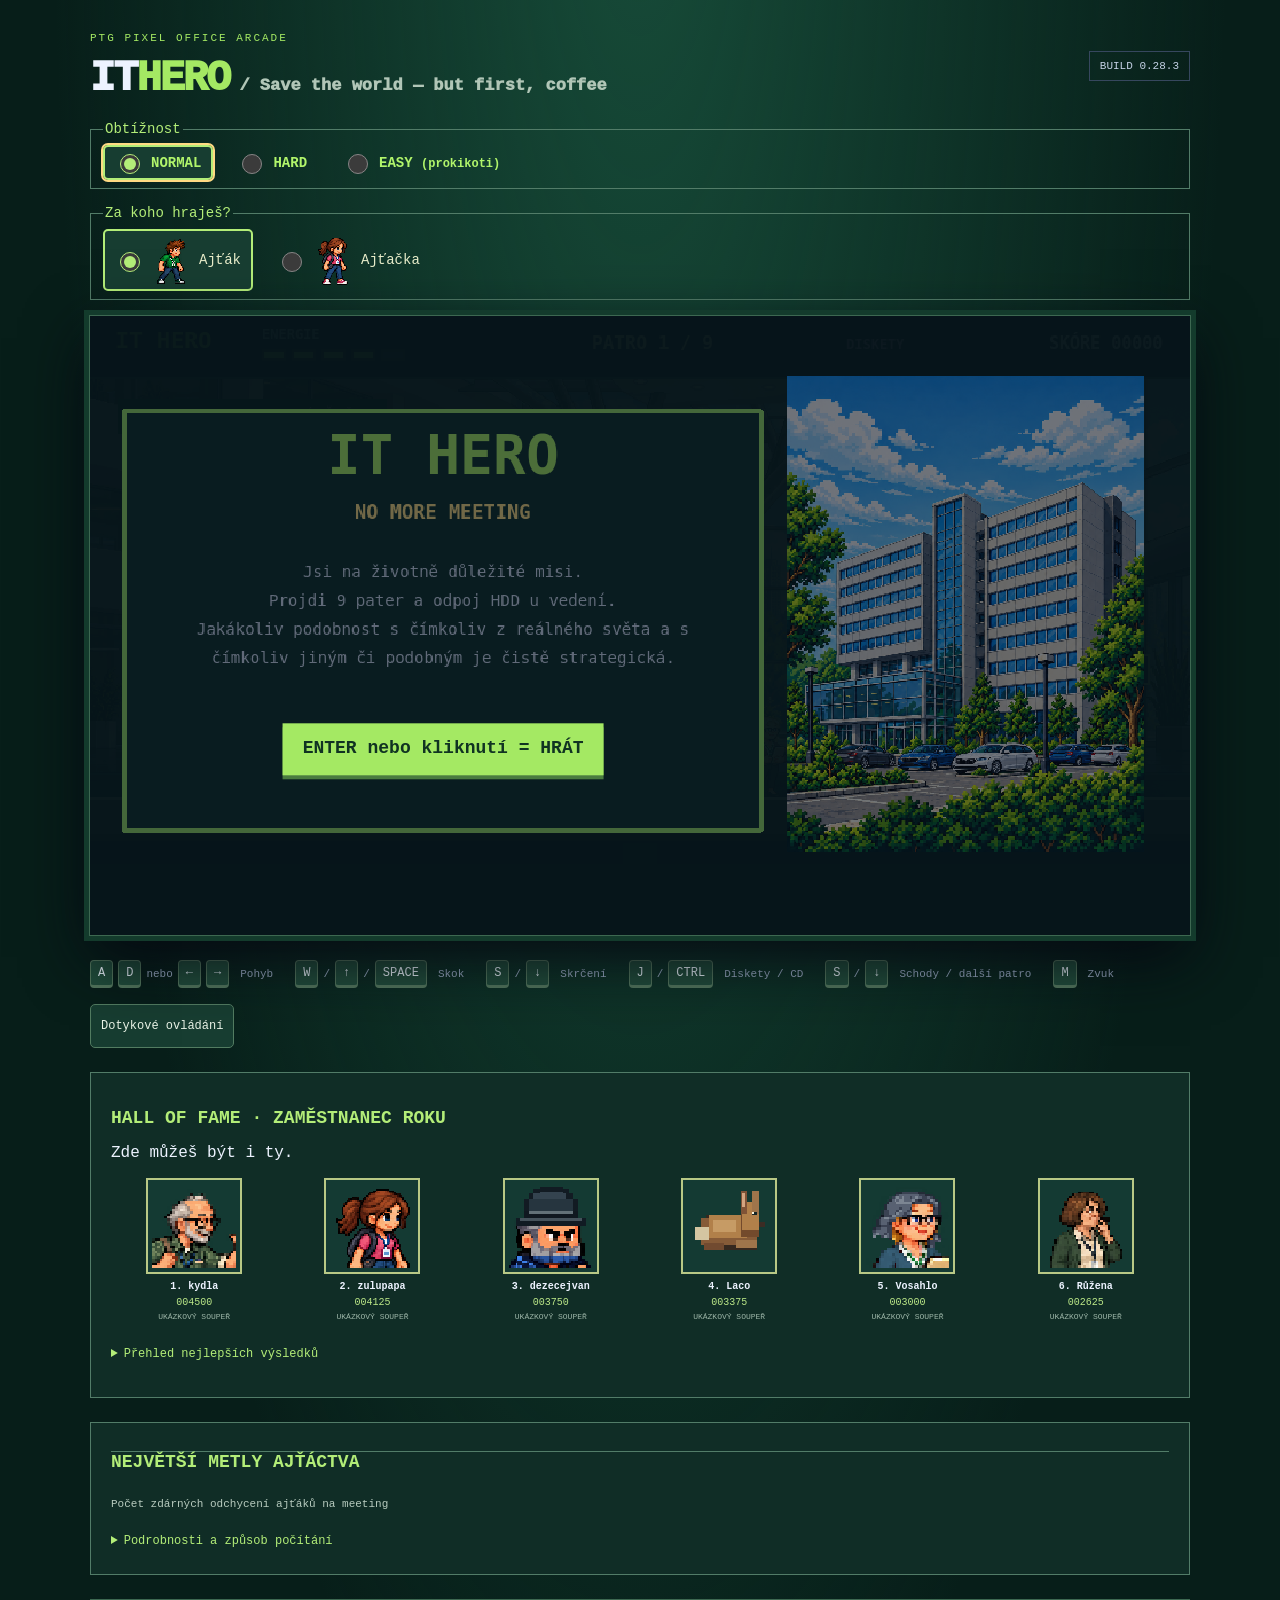
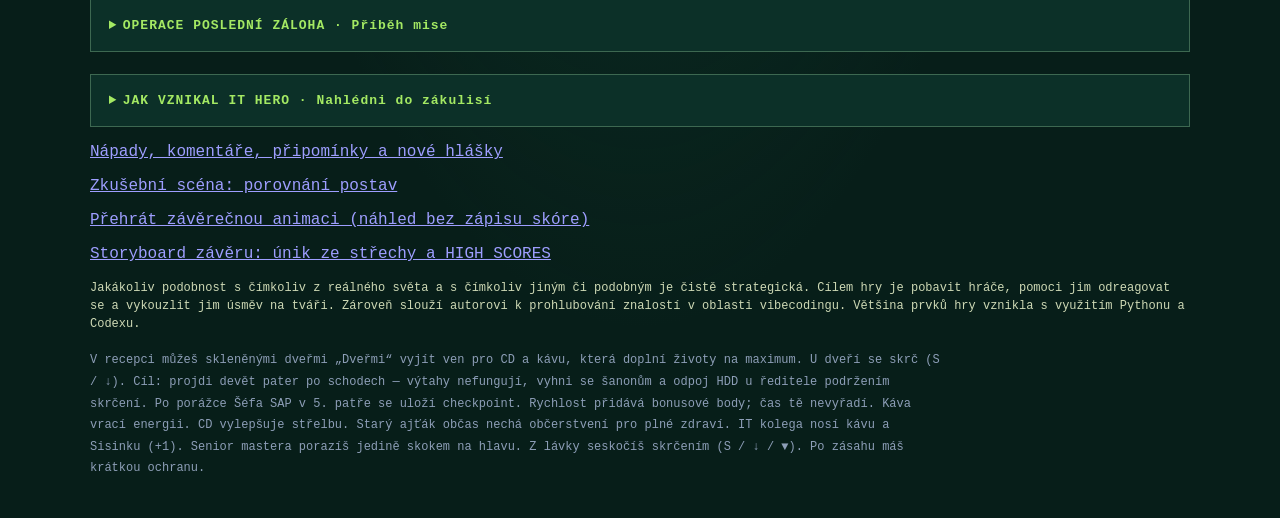
<file: index.html>
<!doctype html>
<html lang="cs">
<head>
  <meta charset="utf-8">
  <meta name="viewport" content="width=device-width, initial-scale=1, viewport-fit=cover">
  <meta name="theme-color" content="#111a2a">
  <title>IT HERO | Save the world — but first, coffee</title>
  <link rel="stylesheet" href="style.css?v=0.28.3">
  <script defer src="vendor/phaser.min.js"></script>
  <script defer src="character-dialogue.js?v=0.28.3"></script>
  <script defer src="dialogue-runtime.js?v=0.28.3"></script>
  <script defer src="posters.js?v=0.28.3"></script>
  <script defer src="item-textures.js?v=0.28.3"></script>
  <script defer src="trio-attacks.js?v=0.28.3"></script>
  <script defer src="player-character.js?v=0.28.3"></script>
  <script defer src="appearance-mode.js?v=0.28.3"></script>
  <script defer src="character-motion.js?v=0.28.3"></script>
  <script defer src="enemy-catalog.js?v=0.28.3"></script>
  <script defer src="dbpm.js?v=0.28.3"></script>
  <script defer src="sap-integrator.js?v=0.28.3"></script>
  <script defer src="it-colleague.js?v=0.28.3"></script>
  <script defer src="gen-z-blockers.js?v=0.28.3"></script>
  <script defer src="old-badger.js?v=0.28.3"></script>
  <script defer src="touch-controls.js?v=0.28.3"></script>
  <script defer src="difficulty.js?v=0.28.3"></script>
  <script defer src="gameplay.js?v=0.28.3"></script>
  <script defer src="community-config.js?v=cloud-9e7cbf2f4eb1"></script>
  <script defer src="dialogue-community.js?v=0.28.3"></script>
  <script defer src="play-stats.js?v=0.28.3"></script>
  <script defer src="avatars.js?v=0.28.3"></script>
  <script defer src="founders.js?v=0.28.3"></script>
  <script defer src="menu-guests.js?v=0.28.3"></script>
  <script defer src="score-table.js?v=0.28.3"></script>
  <script defer src="ending-scene.js?v=0.28.3"></script>
  <script defer src="secret-console.js?v=0.28.3"></script>
  <script defer src="final-manager.js?v=0.28.3"></script>
  <script defer src="lobby.js?v=0.28.3"></script>
  <script defer src="outdoor-bonus.js?v=0.28.3"></script>
  <script defer src="office-desks.js?v=0.28.3"></script>
  <script defer src="game.js?v=0.28.3"></script>
  <link rel="icon" type="image/png" sizes="32x32" href="assets/icons/favicon-32.png?v=1">
  <link rel="icon" href="favicon.ico?v=1" sizes="16x16 32x32 48x48">
  <link rel="apple-touch-icon" sizes="180x180" href="assets/icons/apple-touch-icon.png?v=1">
  <link rel="manifest" href="site.webmanifest?v=1">
</head>
<body>
  <main class="layout">
    <header class="heading">
      <div>
        <span class="eyebrow">PTG PIXEL OFFICE ARCADE</span>
        <h1>IT<span>HERO</span><small> / Save the world — but first, coffee</small></h1>
      </div>
      <span class="version">BUILD 0.28.3</span>
    </header>
    <fieldset id="difficulty-choice" class="player-choice difficulty-choice"><legend>Obtížnost</legend><label><input type="radio" name="difficulty" value="normal" checked><span><strong>NORMAL</strong></span></label><label><input type="radio" name="difficulty" value="hard"><span><strong>HARD</strong></span></label><label><input type="radio" name="difficulty" value="easy"><span><strong>EASY <small>(prokikoti)</small></strong></span></label></fieldset>
    <fieldset id="player-choice" class="player-choice">
      <legend>Za koho hraješ?</legend>
      <label><input type="radio" name="player-character" value="boy" checked><canvas width="64" height="80" aria-hidden="true"></canvas><span>Ajťák</span></label>
      <label><input type="radio" name="player-character" value="girl"><canvas width="64" height="80" aria-hidden="true"></canvas><span>Ajťačka</span></label>
    </fieldset>
    <section id="play-area" class="play-area" aria-label="Herní plocha a ovládání">
    <div class="game-shell">
      <div id="game" role="application" aria-label="Hra IT HERO"></div>
      <button type="button" id="game-action" class="game-action" hidden>ENTER nebo kliknutí = HRÁT</button>
      <div class="offline-message" id="offline-message" hidden>
        Phaser se nepodařilo načíst. Zkontroluj, že složka vendor obsahuje soubor phaser.min.js, a obnov stránku.
      </div>
    </div>
    <div id="touch-toolbar" class="touch-toolbar" hidden>
      <button type="button" id="touch-pause">|| Pauza</button>
      <button type="button" id="touch-sound" aria-pressed="true">Zvuk: zap.</button>
      <button type="button" id="touch-fullscreen">[ ] Celá obrazovka</button>
      <button type="button" id="touch-mode" data-mode="stick">Ovládání: palec</button>
    </div>
    <div id="touch-controls" class="touch-controls" role="group" aria-label="Dotykové ovládání hry" aria-describedby="touch-hint" hidden>
      <div id="touch-stick-zone" class="touch-stick-zone" role="group" aria-label="Levý palec: tažením doleva a doprava pohyb, nahoru skok, dolů skrčení a schody" aria-disabled="true" data-active="false">
        <div id="touch-stick-base" class="touch-stick-base" aria-hidden="true"><span class="touch-stick-knob"></span><span class="touch-stick-up">▲</span><span class="touch-stick-down">▼</span></div>
        <span class="touch-stick-hint" aria-hidden="true">↔ POHYB · ↑ SKOK · ↓ SCHODY</span>
      </div>
      <div class="touch-movement">
        <button type="button" data-touch-action="left" aria-label="Pohyb doleva" aria-pressed="false">◀</button>
        <button type="button" data-touch-action="right" aria-label="Pohyb doprava" aria-pressed="false">▶</button>
        <button type="button" data-touch-action="crouch" aria-label="Skrčit se nebo použít schody" aria-pressed="false">▼<small>schody</small></button>
        <button type="button" data-touch-action="jump" aria-label="Skok" aria-pressed="false">↑<small>skok</small></button>
      </div>
      <div class="touch-actions">
        <button type="button" data-touch-action="shoot" aria-label="Střelba disketami nebo CD" aria-pressed="false">●<small>střelba</small></button>
      </div>
    </div>
    <p id="touch-hint" class="touch-hint" hidden>Drž ▼ pro skrčení; u schodů přejdeš dál a u HDD odpojíš disk. Pohyb, skok a střelbu můžeš kombinovat. <span>Na mobilu zkus otočit telefon na šířku.</span></p>
    </section>
    <div class="controls">
      <div><kbd>A</kbd><kbd>D</kbd><span>nebo</span><kbd>←</kbd><kbd>→</kbd><span>Pohyb</span></div>
      <div><kbd>W</kbd><span>/</span><kbd>↑</kbd><span>/</span><kbd>SPACE</kbd><span>Skok</span></div>
      <div><kbd>S</kbd><span>/</span><kbd>↓</kbd><span>Skrčení</span></div>
      <div><kbd>J</kbd><span>/</span><kbd>CTRL</kbd><span>Diskety / CD</span></div>
      <div><kbd>S</kbd><span>/</span><kbd>↓</kbd><span>Schody / další patro</span></div>
      <div><kbd>M</kbd><span>Zvuk</span></div>
    </div>
    <button type="button" id="touch-toggle" class="touch-toggle" aria-controls="touch-controls" aria-expanded="false">Dotykové ovládání</button>
    <section class="employee-hall" aria-labelledby="employee-title"><h2 id="employee-title">HALL OF FAME · ZAMĚSTNANEC ROKU</h2><p>Zde můžeš být i ty.</p><div id="employee-portraits" class="employee-portraits"></div>
    <details class="score-results stats-details"><summary>Přehled nejlepších výsledků</summary><label class="score-filter">Obtížnost <select id="score-difficulty-filter"><option value="">Všichni</option><option value="normal">Normal</option><option value="hard">Hard · zlatá disketa</option></select></label><p id="lobby-status" role="status">Načítám společné výsledky…</p><table class="lobby-table"><thead><tr><th scope="col">#</th><th scope="col">HRÁČ</th><th scope="col">SCORE</th></tr></thead><tbody id="lobby-scores"></tbody></table></details></section>
    <section class="play-statistics compact-stats" aria-labelledby="game-activity-title">
    <div class="game-activity"><h2 id="game-activity-title">NEJVĚTŠÍ METLY AJŤÁCTVA</h2><div id="game-killers" class="game-killers"></div><p class="killer-count-label">Počet zdárných odchycení ajťáků na meeting</p></div>
    <details class="stats-details"><summary>Podrobnosti a způsob počítání</summary><h2 id="play-stats-title">KOLIK NÁS HRAJE</h2>
    <dl class="play-stat-values stats-totals"><div><dt>Odehrané hry</dt><dd id="games-started">—</dd></div><div><dt>Hráčů celkem</dt><dd id="players-total">—</dd></div><div><dt>Hráči dnes</dt><dd id="players-today">—</dd></div><div><dt>Hráči tento týden</dt><dd id="players-week">—</dd></div></dl>

<p id="play-stats-status" role="status">Načítám statistiku…</p><p id="games-since"></p><p id="game-stats-status" role="status">Načítám statistiku her…</p><p class="play-stats-note">Hráče počítáme podle anonymního ID prohlížeče. Opakované pokusy jednoho hráče se započítávají mezi hry, ne mezi nové hráče. Jiný prohlížeč nebo smazání dat znamená nového hráče. Den i týden počítáme podle českého času, týden od pondělí.</p><p class="play-stats-note">Počítá se každý start kampaně i pokračování ze zálohy po prohře. Pauza, venkovní mezihra ani samotné otevření stránky se nepočítají. Starší hry před začátkem měření zpětně dopočítat neumíme.</p></details></section>
    <details class="mission-story">
      <summary>OPERACE POSLEDNÍ ZÁLOHA · Příběh mise</summary>
      <p>Někdo rozeslal e-mail „HOŘÍ!“ a do kopie přidal celou firmu. Myslel tím termín vyplnění dotazníku 9029/775 v LínémX. Recepce to pochopila doslova.</p>
      <p>Budova je vyklizená. Skoro. Na povinné porady se evakuace zřejmě nevztahuje.</p>
      <p>Byl jsi zrovna ve městě pro diskety, když ti to došlo. V kanceláři nejvyššího šéfa v devátém patře zůstal připojený tvůj externí HDD. Ten s adresářem <strong>„POJISTKA_PRO_PŘÍPAD_PADÁKA“</strong>.</p>
      <p>Stačí, aby někdo klikl na <strong>„PREZENTACE_FINAL_OPRAVDU_FINAL.exe“</strong>, a spustí se tvůj kdysi vtipně míněný krizový plán: servery se promažou, switche promění v drahá těžítka a všem ve firmě přistanou ve schránce fotomontáže vedení, oblíbených kolegů a všechny pikantnosti z odposlechů ve výtazích.</p>
      <p><strong>Musíš ten disk odpojit. Hned.</strong></p>
      <p>Před tebou je devět pater, nefunkční výtahy a kolegové s jedinou otázkou: „Nemáš minutku?“</p>
      <p>Nemáš.</p>
      <p>Žádná porada. Žádný brífink. Žádný stand-up, společný oběd ani rychlý brainstorming.</p>
      <p><strong>Popadni diskety, přeskoč agendu a dostaň se nahoru.</strong></p>
    </details>
    <details class="mission-story making-of" id="making-of">
      <summary>JAK VZNIKAL IT HERO · Nahlédni do zákulisí</summary>
      <article aria-labelledby="making-of-title">
        <h2 id="making-of-title">IT HERO: Z kanceláře do pixelového světa</h2>
        <p>Na začátku byla jednoduchá otázka: <strong>Co kdyby se běžný den v kanceláři změnil v arkádovou hru?</strong> Místo příšer kolegové, místo kouzelných lektvarů káva a místo meče diskety. Tak vznikl IT HERO — hra pro pobavení a zároveň praktický pokus, co dnes dokáže člověk vytvořit s pomocí AI.</p>
        <h3>Nejdřív pár kostiček a tři patra</h3>
        <figure><a href="assets/making-of/first-version.png" target="_blank" rel="noopener noreferrer" aria-label="Zvětšit obrázek první verze hry"><img src="assets/making-of/first-version.png" width="1100" height="870" loading="lazy" decoding="async" alt="První verze IT HERO 0.1.1: jednoduché postavičky, obdélníkové kancelářské vybavení, káva a schody."></a><figcaption>První prototyp měl tři patra a kancelář poskládanou z obdélníků. Už uměl pohyb, skok, střelbu a doplňování energie kávou. Snímek původní verze 0.1.1.</figcaption></figure>
        <p>První verze nepotřebovala dokonalou grafiku. Bylo důležité zjistit, jestli bude základ hry fungovat: projít patro, přeskočit překážku, vyhnout se šanonu a najít schody.</p>
        <p>Teprve potom přibývala další patra, nové postavy, venkovní mezihra, mobilní ovládání a závěrečný odlet. Dnešní hra má devět pater. <strong>Ajťačka přibyla až na přání hráčů, stejně jako lehčí obtížnost Easy.</strong> Připomínky tak mění nejen drobnosti, ale i způsob, jakým se hra hraje.</p>
        <h3>Jak vznikají postavy</h3>
        <figure><a href="assets/making-of/visual-concept.png" target="_blank" rel="noopener noreferrer" aria-label="Zvětšit původní grafický koncept a lineup postav"><img src="assets/making-of/visual-concept.png" width="1536" height="1024" loading="lazy" decoding="async" alt="Původní vizuální koncept: kancelářská budova, sestava Ajťáka, sekretářky, odboráře a manažera, paleta barev a návrhy předmětů."></a><figcaption>Původní vizuální koncept a lineup, tedy sestava návrhů postav. Společný přehled pomáhá porovnat velikosti, barvy i styl. Některé podoby a útoky se od té doby změnily.</figcaption></figure>
        <p>Postava nejdřív vzniká jako návrh: jak bude vypadat, co ponese v ruce a čím bude charakteristická. Potom potřebuje několik podob pro různé situace.</p>
        <figure class="making-of-character"><a href="assets/characters/it_colleague.png" target="_blank" rel="noopener noreferrer" aria-label="Zvětšit obrázky IT kolegy v několika pózách"><img src="assets/characters/it_colleague.png" width="1774" height="887" loading="lazy" decoding="async" alt="IT kolega v několika pózách: stojí, přikrčí se a mává, nabízí kávu a podává sladkost."></a><figcaption>Jedna postava, několik situací: IT kolega v klidu, přikrčený, s kávou a se sladkostí. Ukázka obrázkového podkladu pro hru.</figcaption></figure>
        <p>Takovým jednotlivým obrázkům se říká <strong>sprity</strong>. Když hra rychle střídá obrázky chůze, postava se zdánlivě pohybuje. Podobně funguje skok, útok nebo reakce na zásah — jako malý obrázkový film.</p>
        <p>Vytvořit hezký návrh je ale jen začátek. Ve hře musí správně sedět ruce, vlasy i předměty. Knír, který vypadá dobře na velkém obrázku, může na malé postavičce působit jako přilepený. Proto se grafika opakovaně upravuje a kontroluje přímo při hraní. Současné podoby si můžeš prohlédnout v <a href="character-preview.html">porovnání postav</a>.</p>
        <h3>Z čeho se skládá obraz hry</h3>
        <p>Celá scéna má několik vrstev, podobně jako divadelní jeviště:</p>
        <ul><li><strong>Pozadí</strong> tvoří kanceláře, okna, město nebo prostor před budovou. Vytváří atmosféru.</li><li><strong>Herní předměty</strong> jsou stoly, plošiny, dveře nebo vozíky. Hráč musí dobře poznat, kudy může projít a na co vyskočit.</li><li><strong>Postavy a střely</strong> se pohybují před pozadím. Patří sem také létající diskety, míčky a další kancelářská výzbroj.</li><li><strong>Efekty</strong> ukazují zásah, páru nad kávou nebo pohon létajícího auta.</li><li><strong>Ukazatele a texty</strong> sdělují energii, skóre, patro a hlášky postav.</li></ul>
        <p>Vzhled vychází z <strong>pixel artu</strong> — obrázků, u kterých jsou záměrně vidět malé barevné čtverečky. Připomíná staré herní automaty, ale kombinuje je s podrobnějším kancelářským prostředím. Barevná paleta na konceptu pomáhá udržet společný styl; výrazné obrysy zase oddělují postavy a překážky od pozadí.</p>
        <p>Vedle viditelného obrázku má postava také neviditelnou <strong>zásahovou oblast</strong>. Podle ní hra pozná, zda hráč stojí na stole, narazil do kolegy nebo ho zasáhla střela. Nemusí přesně kopírovat každý vlas; jejím úkolem je, aby střety působily spravedlivě.</p>
        <h3>Než vznikne animace, přijde storyboard</h3>
        <p><strong>Storyboard je obrázkový plán děje.</strong> Je to něco jako krátký komiks, podle kterého se připravuje průběh hry a jednotlivé scény. Následující přehled shrnuje dnešní kampaň a ukazuje i její závěr.</p>
        <figure><a href="assets/making-of/campaign-storyboard.png" target="_blank" rel="noopener noreferrer" aria-label="Zvětšit storyboard kampaně"><img src="assets/making-of/campaign-storyboard.png" width="1536" height="1024" loading="lazy" decoding="async" alt="Šest obrázků kampaně: recepce, kancelářské překážky, přestávka venku, poslední manažer, odlet autem a vítězství."></a><figcaption>Obrázkový přehled kampaně. Ilustrace děje, nikoli šest snímků ze spuštěné hry.</figcaption></figure>
        <ol><li><strong>Recepce:</strong> Ajťák nebo Ajťačka vyráží zachránit externí disk.</li><li><strong>Cesta vzhůru:</strong> kanceláře, kolegové, překážky a jejich hlášky.</li><li><strong>Pauza venku:</strong> káva, zásoby CD, DžejTý na skládačce a pozorující sojka.</li><li><strong>Poslední patro:</strong> souboj s hlavním manažerem a odpojení HDD.</li><li><strong>Únik ze střechy:</strong> nástup do upraveného sportovního auta a odlet nad městem.</li><li><strong>Závěr:</strong> na Normal zápis do Hall of Fame, na Easy manažerova výzva zkusit vyšší obtížnost.</li></ol>
        <figure><a href="assets/making-of/rooftop-storyboard.png" target="_blank" rel="noopener noreferrer" aria-label="Zvětšit storyboard závěrečného odletu"><img src="assets/making-of/rooftop-storyboard.png" width="1774" height="887" loading="lazy" decoding="async" alt="Podrobnější storyboard závěru: příchod na střechu, nástup do auta, změna kol na pohon, odlet nad kampusem a tabulka skóre."></a><figcaption>I krátká závěrečná animace potřebuje plán: příchod na střechu, nástup, spuštění pohonu a samotný odlet. Návrh se při realizaci dále upravoval.</figcaption></figure>
        <h3>Co je pod kapotou</h3>
        <p>Hra běží přímo v internetovém prohlížeči, takže se nic neinstaluje. Její pravidla jsou napsaná v <strong>JavaScriptu</strong>. Knihovna <strong>Phaser</strong> pomáhá zobrazovat obrázky, pohybovat postavami a počítat srážky. Python se využíval při přípravě některých podkladů a pomocných úpravách.</p>
        <dl class="making-of-tech"><dt>GitHub — dílna a archiv</dt><dd>Uchovává soubory hry a historii změn. Je možné dohledat, co se kdy upravovalo.</dd><dt>Cloudflare — webová výloha</dt><dd>Odtud se hotová hra načítá do počítače nebo telefonu.</dd><dt>Společná databáze — výsledková kniha a schránka nápadů</dt><dd>Uchovává rekordy a odeslané návrhy či připomínky.</dd><dt>Prohlížeč hráče — malý poznámkový blok</dt><dd>Pamatuje si drobnosti, například které hlášky ještě nezazněly.</dd></dl>
        <p>Hlášky se promíchávají jako balíček karet. V příslušné situaci se postupně vystřídají všechny a potom se seznam znovu zamíchá. Návrhy nových hlášek mají vlastní schránku, kde je možné je před uvolněním upravit a schválit.</p>
        <h3>A kde je v tom AI?</h3>
        <p>Hra vzniká metodou označovanou jako <strong>vibecoding</strong>. Autor popíše nápad a s pomocí Codexu připravuje kód, řeší chyby a přidává funkce. AI pomáhá také s grafickými návrhy.</p>
        <p>Není to ale jedno tlačítko „vytvoř hotovou hru“. Každá změna se musí vyzkoušet. Část kontrol dělají automatické testy v opravdovém prohlížeči, další problémy odhalí až hráči: někde nejde vyskočit na plošinu, jinde palec zakrývá obraz nebo se překrývají dvě hlášky.</p>
        <p>IT HERO tak postupně roste díky nápadům, zkoušení a připomínkám. Jeho cílem je pobavit, vykouzlit úsměv a naučit autora něco nového.</p>
        <p><strong>A když při tom dochází energie? No nejdřív kávu, pak zázraky…</strong></p>
      </article>
    </details>
    <p><a href="dialogue-suggestions.html">Nápady, komentáře, připomínky a nové hlášky</a></p>
    <p><a href="character-preview.html">Zkušební scéna: porovnání postav</a></p>
    <p><a href="ending-preview.html">Přehrát závěrečnou animaci (náhled bez zápisu skóre)</a></p>
    <p><a href="ending-storyboard.html">Storyboard závěru: únik ze střechy a HIGH SCORES</a></p>
    <p class="satire-notice">Jakákoliv podobnost s čímkoliv z reálného světa a s čímkoliv jiným či podobným je čistě strategická. Cílem hry je pobavit hráče, pomoci jim odreagovat se a vykouzlit jim úsměv na tváři. Zároveň slouží autorovi k prohlubování znalostí v oblasti vibecodingu. Většina prvků hry vznikla s využitím Pythonu a Codexu.</p>
    <p class="footer">V recepci můžeš skleněnými dveřmi „Dveřmi“ vyjít ven pro CD a kávu, která doplní životy na maximum. U dveří se skrč (S / ↓). Cíl: projdi devět pater po schodech — výtahy nefungují, vyhni se šanonům a odpoj HDD u ředitele podržením skrčení. Po porážce Šéfa SAP v 5. patře se uloží checkpoint. Rychlost přidává bonusové body; čas tě nevyřadí. Káva vrací energii. CD vylepšuje střelbu. Starý ajťák občas nechá občerstvení pro plné zdraví. IT kolega nosí kávu a Sisinku (+1). Senior mastera porazíš jedině skokem na hlavu. Z lávky seskočíš skrčením (S / ↓ / ▼). Po zásahu máš krátkou ochranu.</p>
  </main>
</body>
</html>
</file>
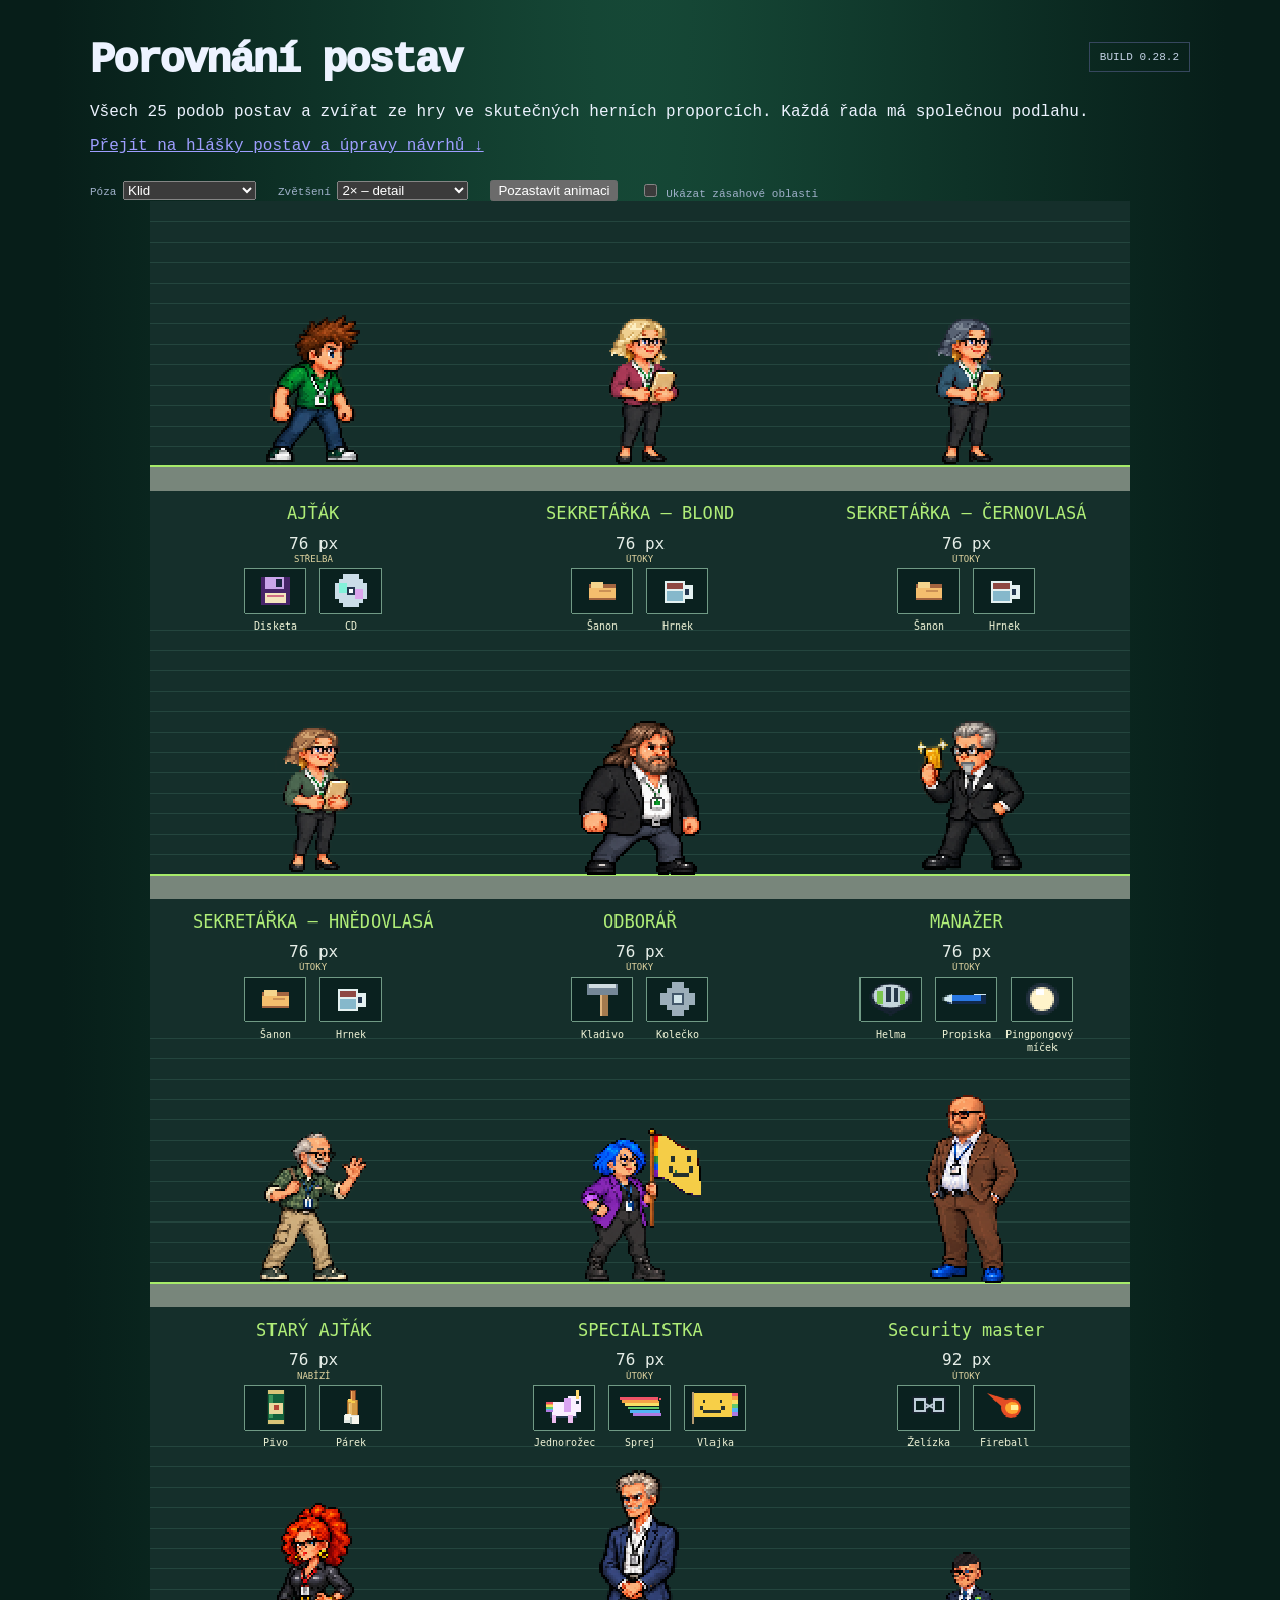
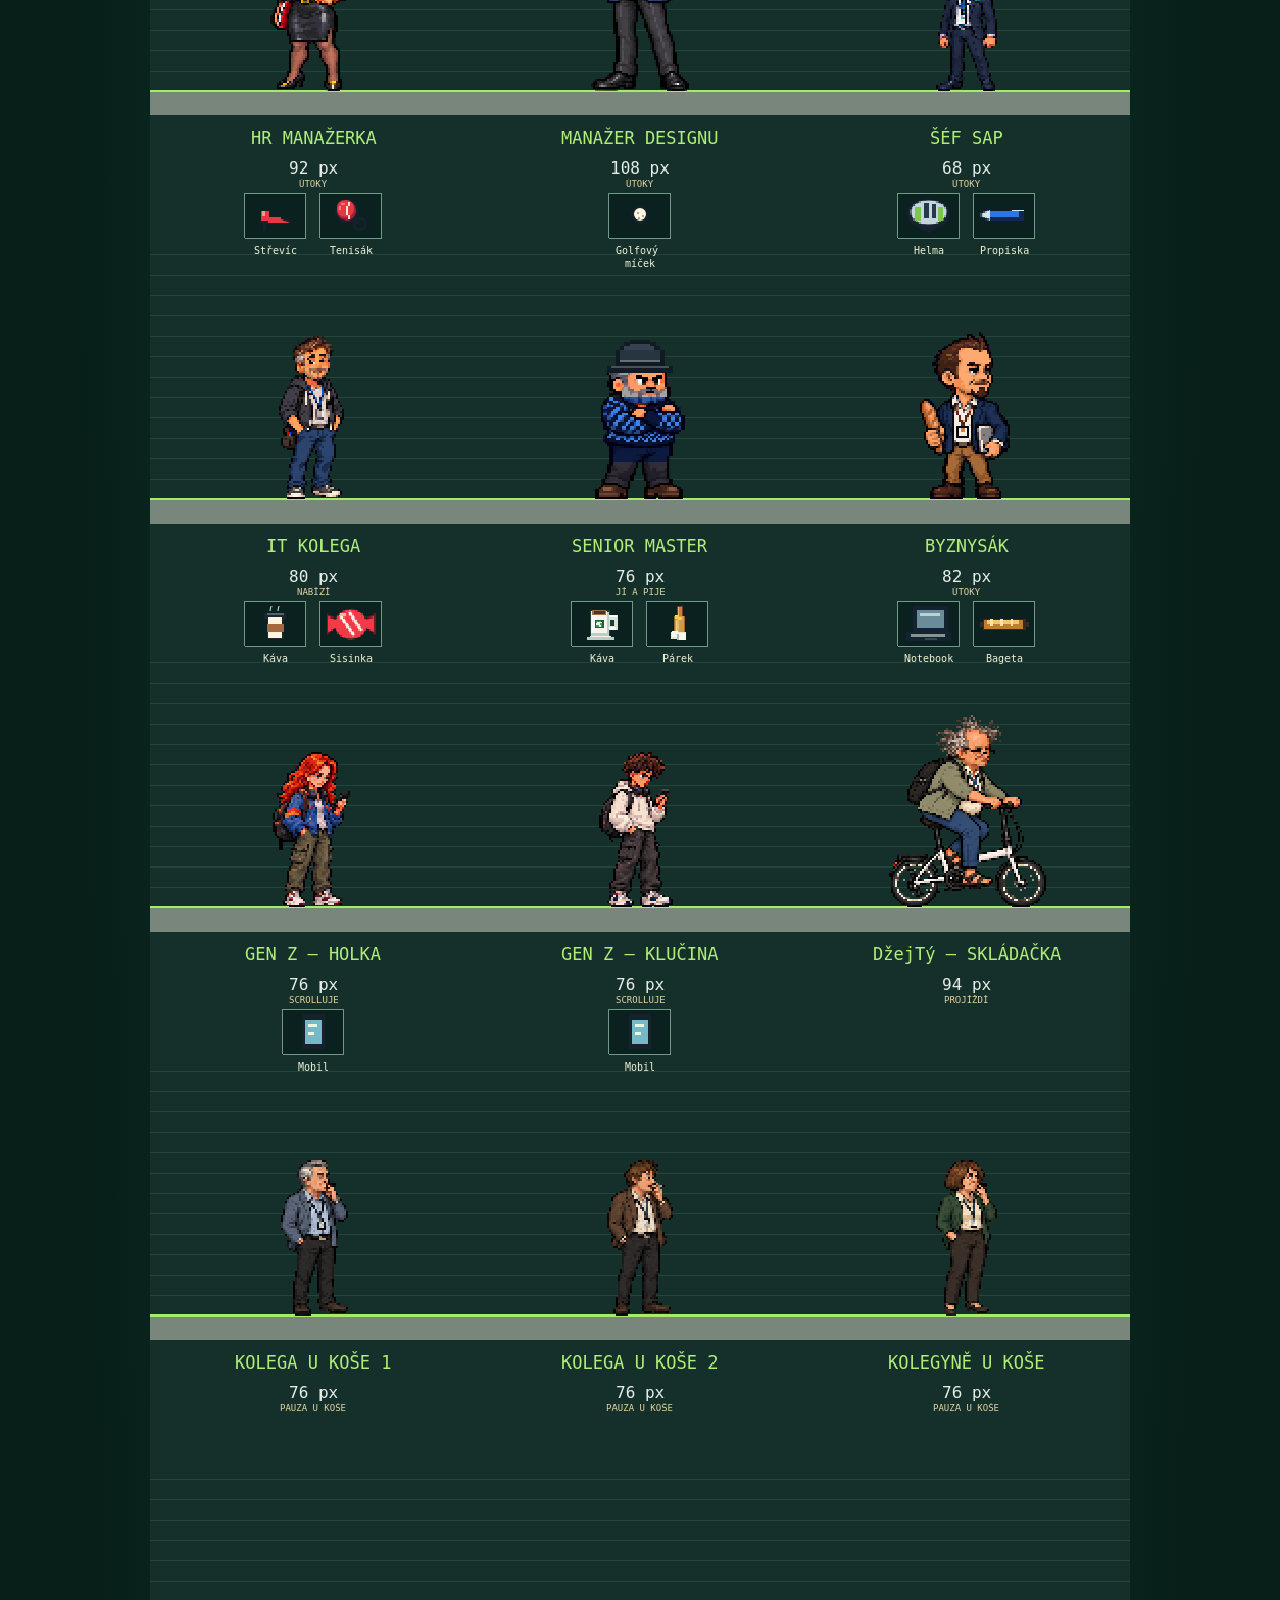
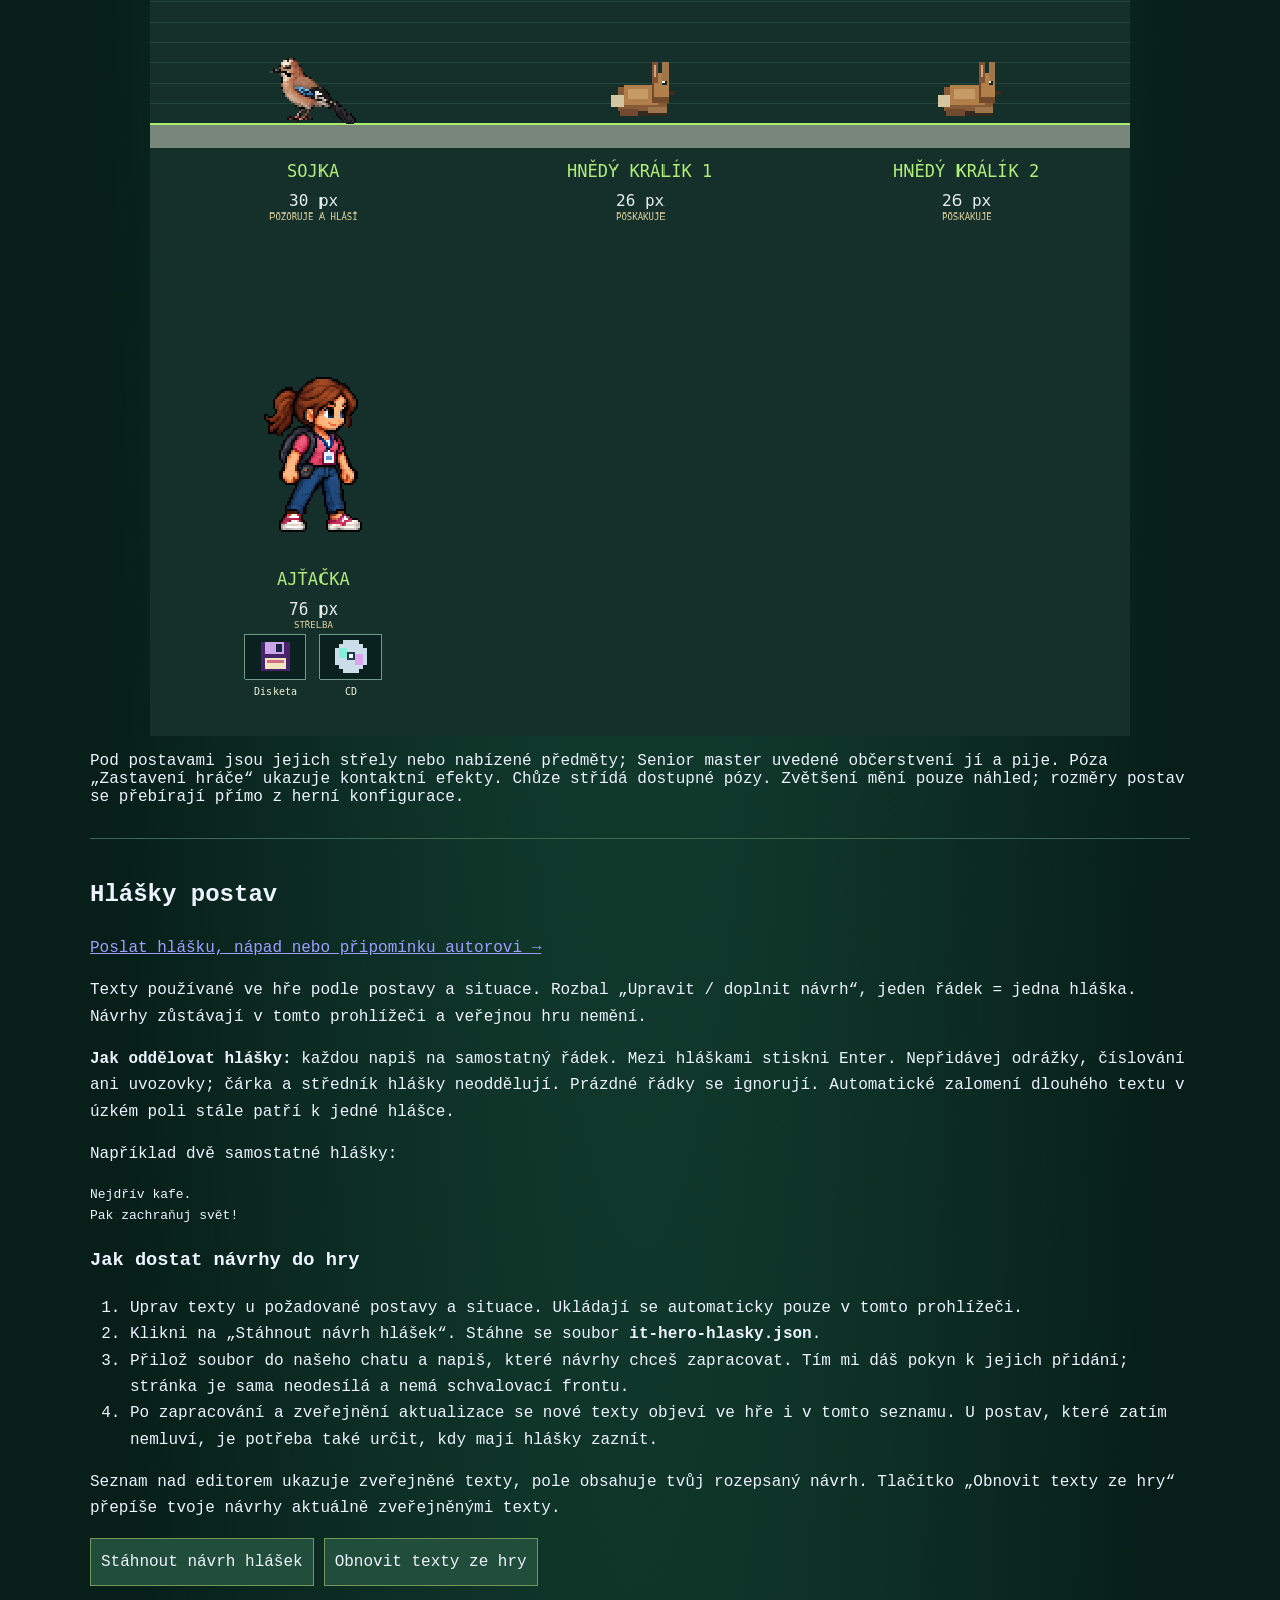
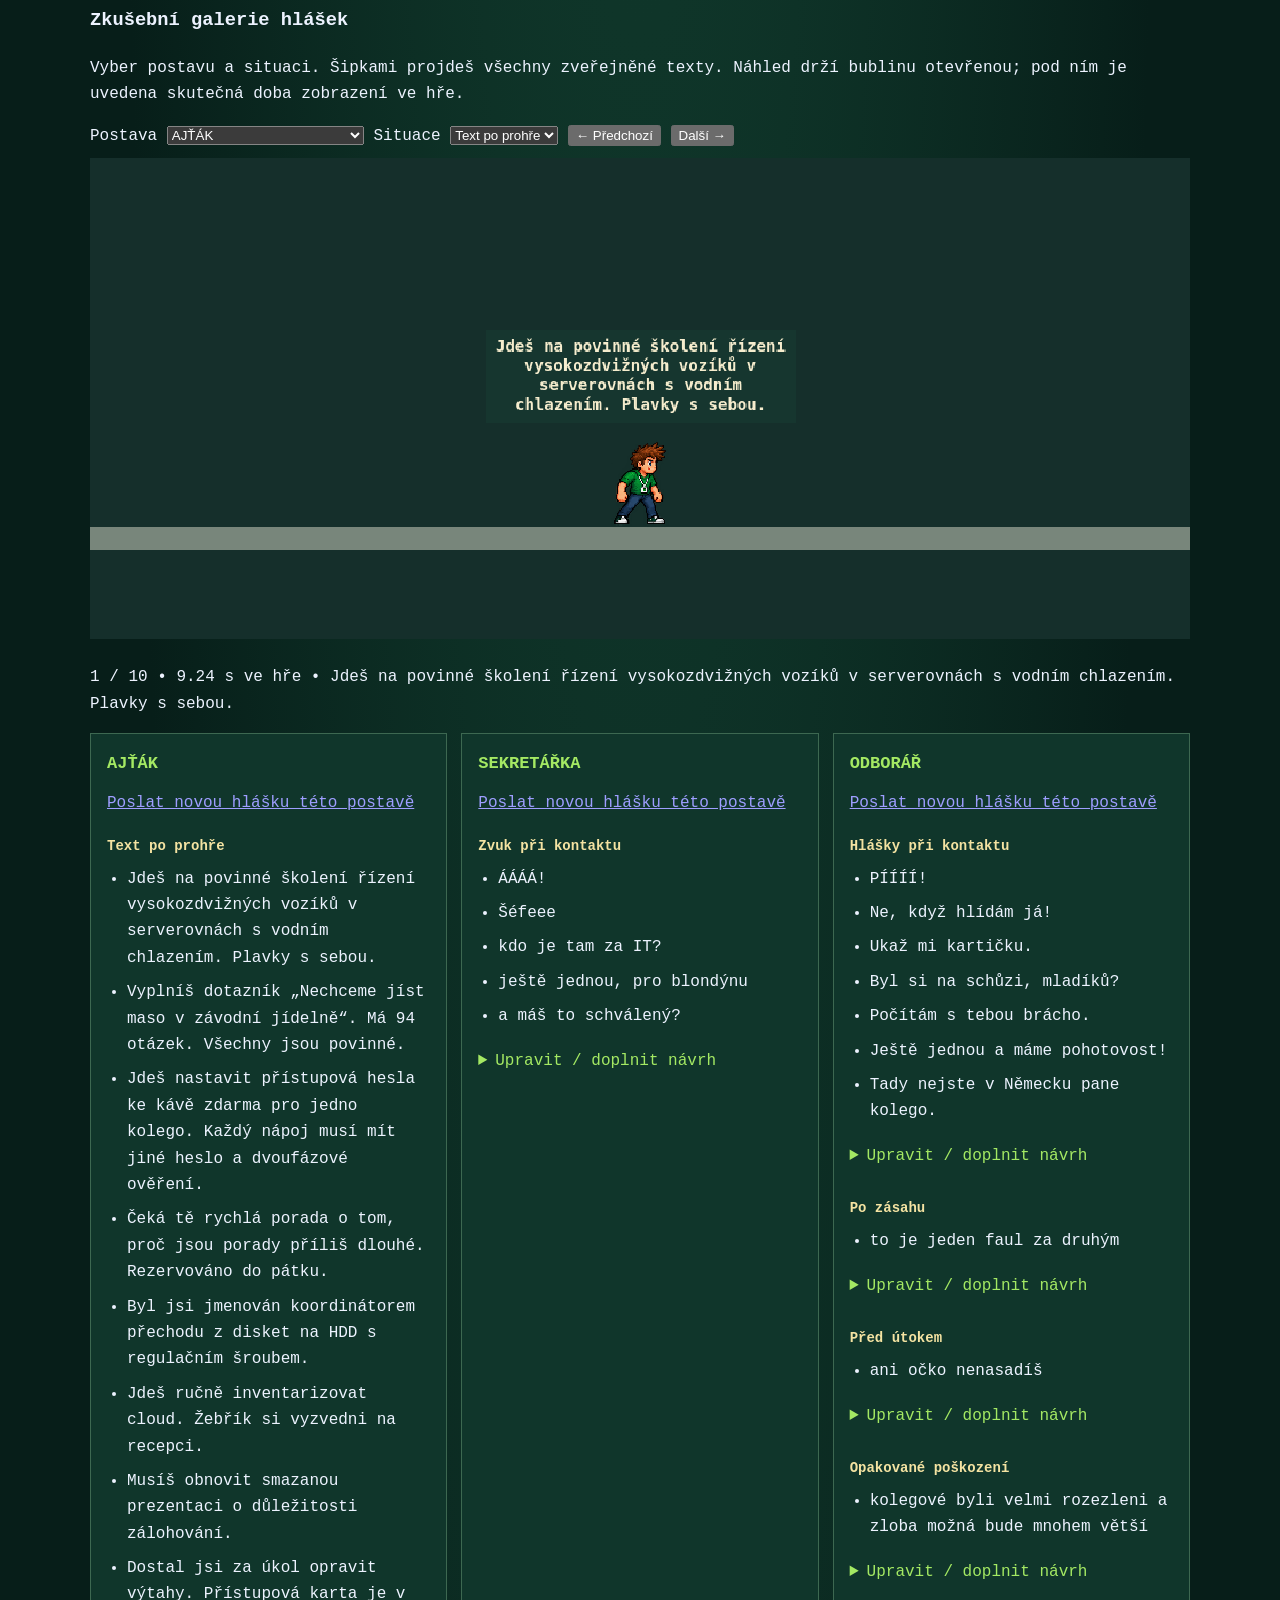
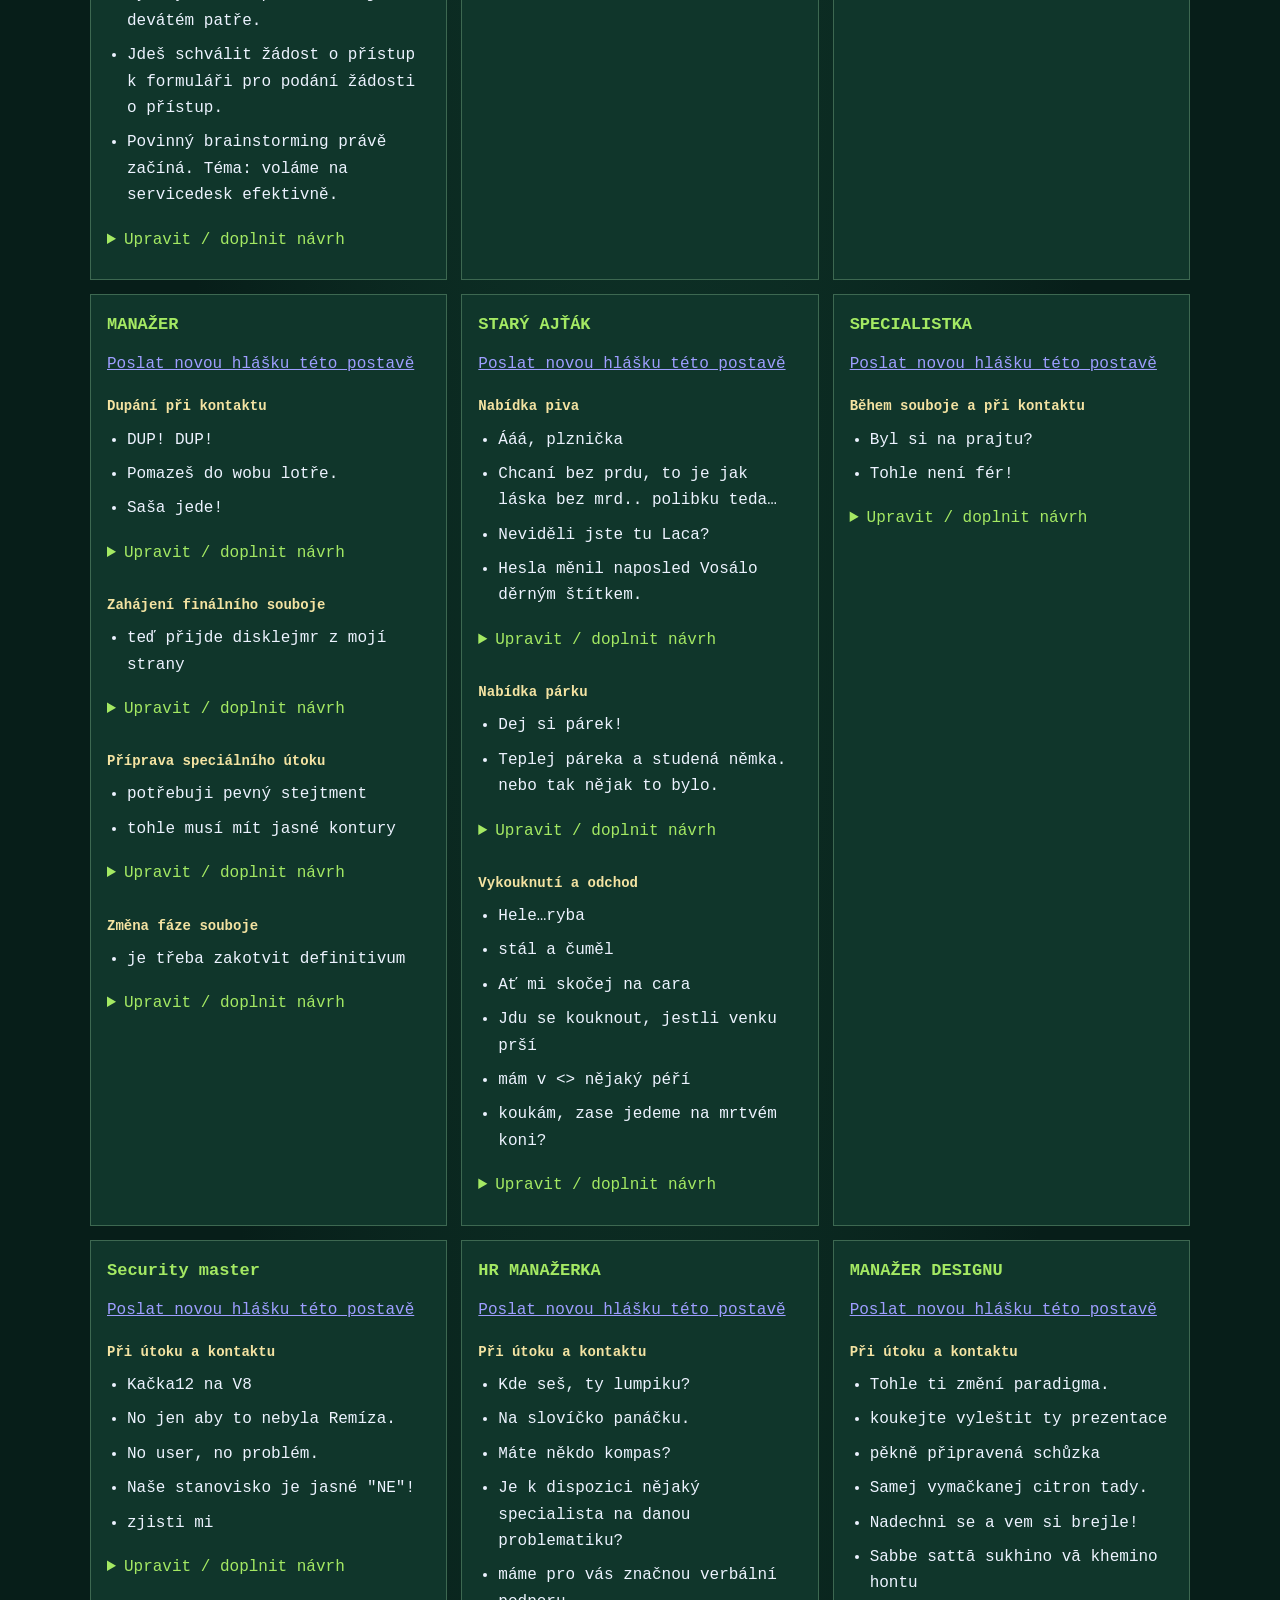
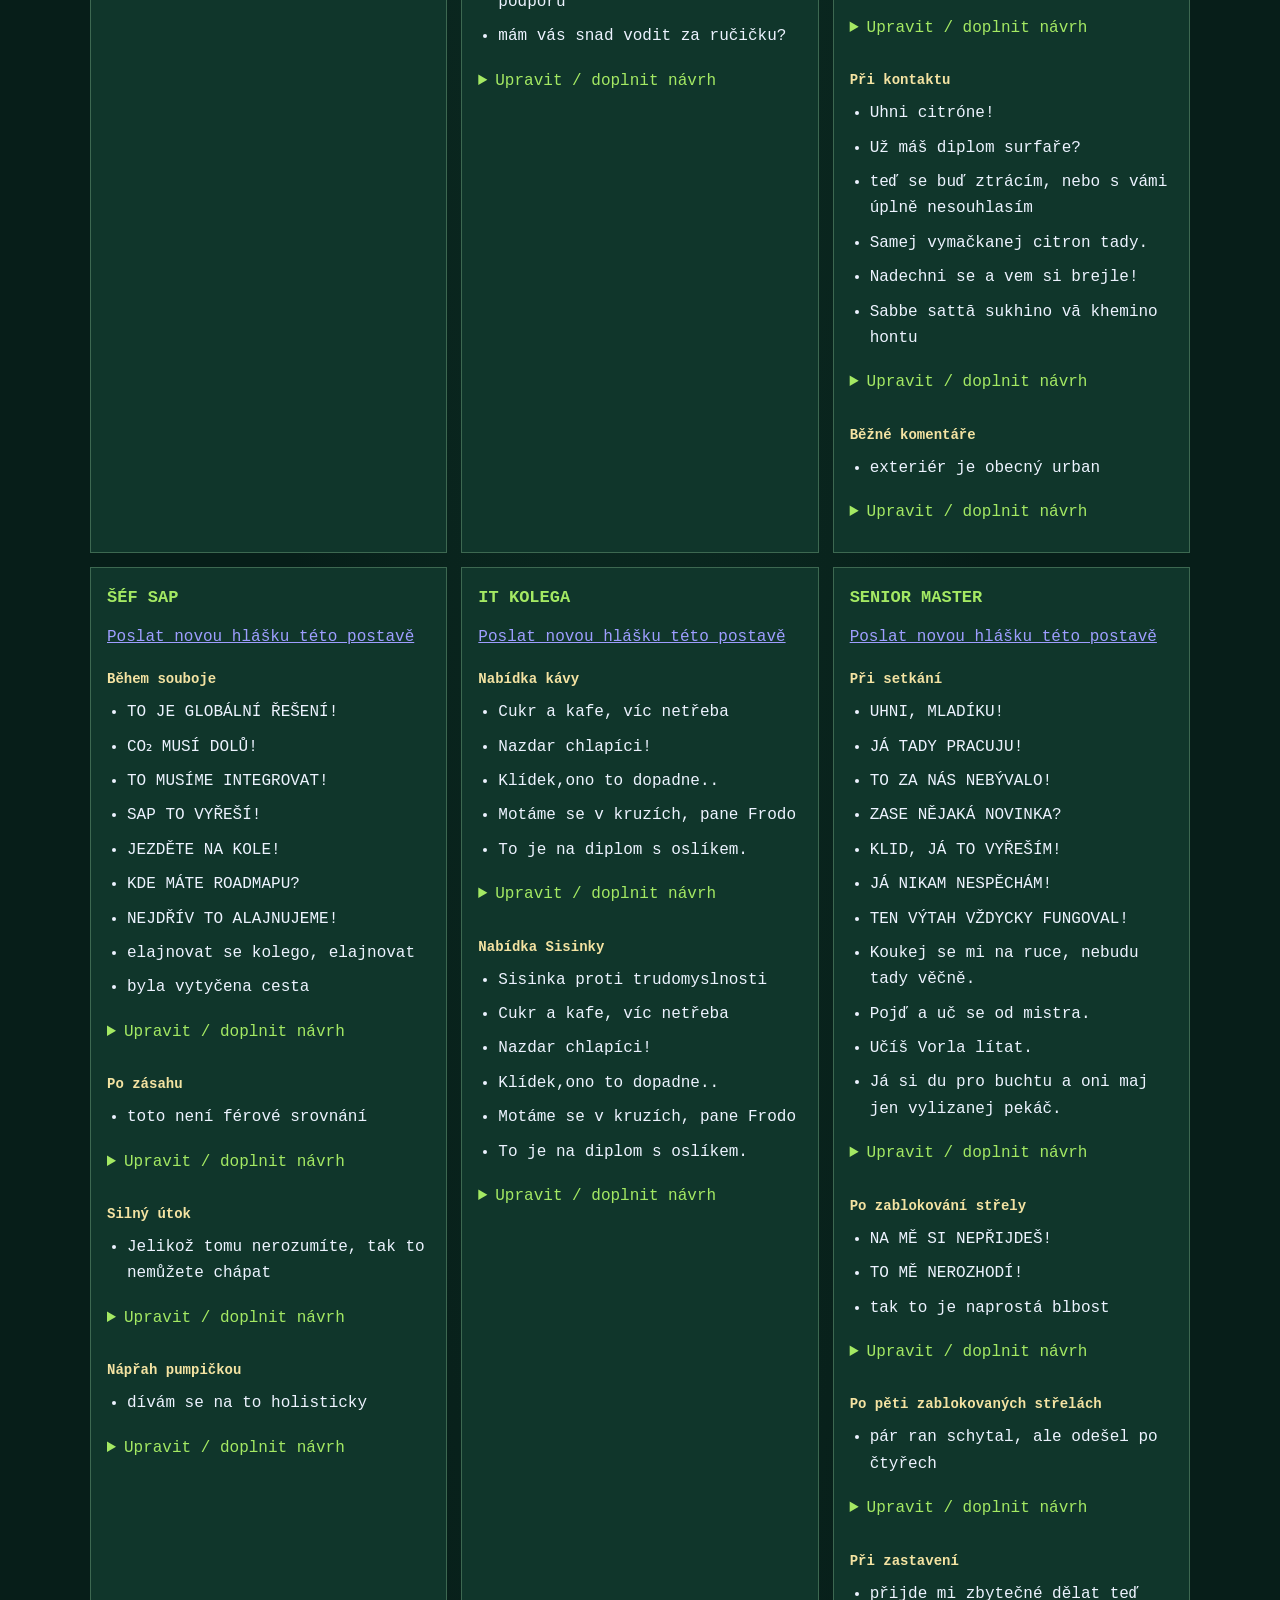
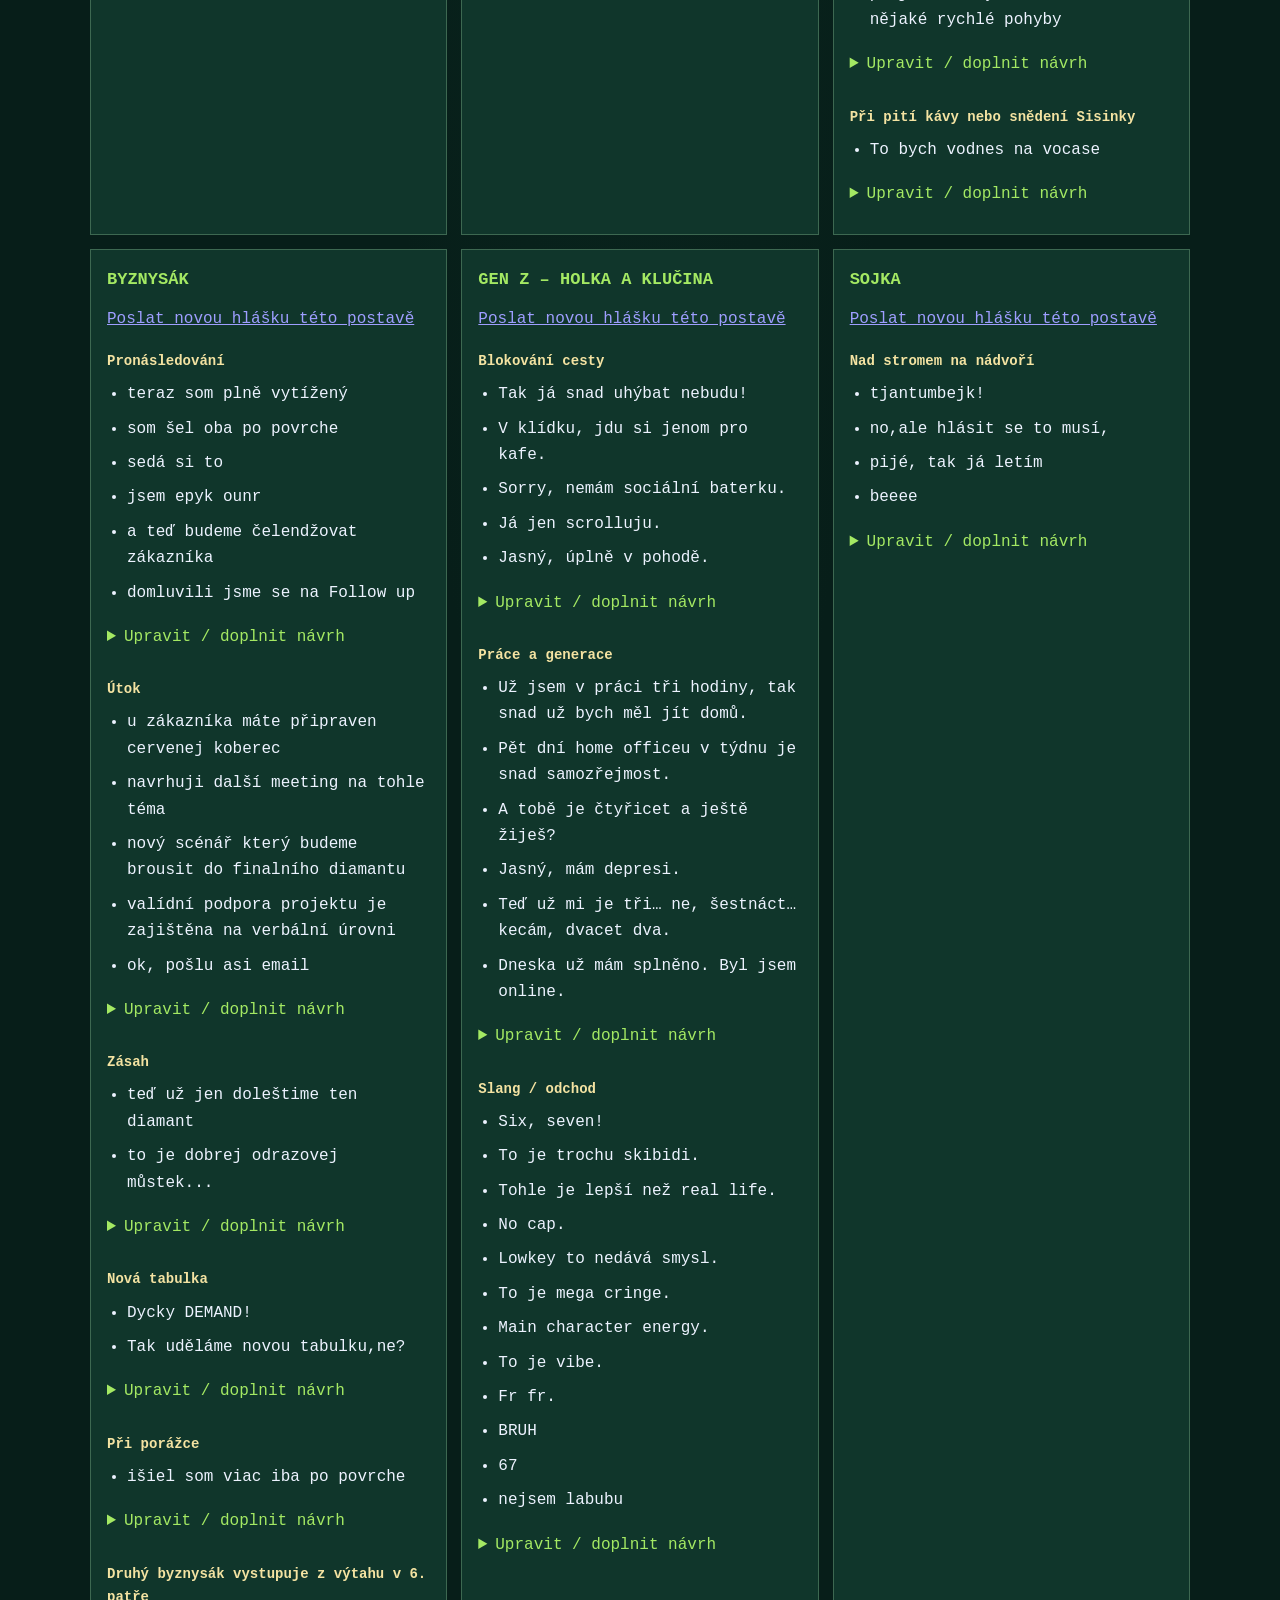
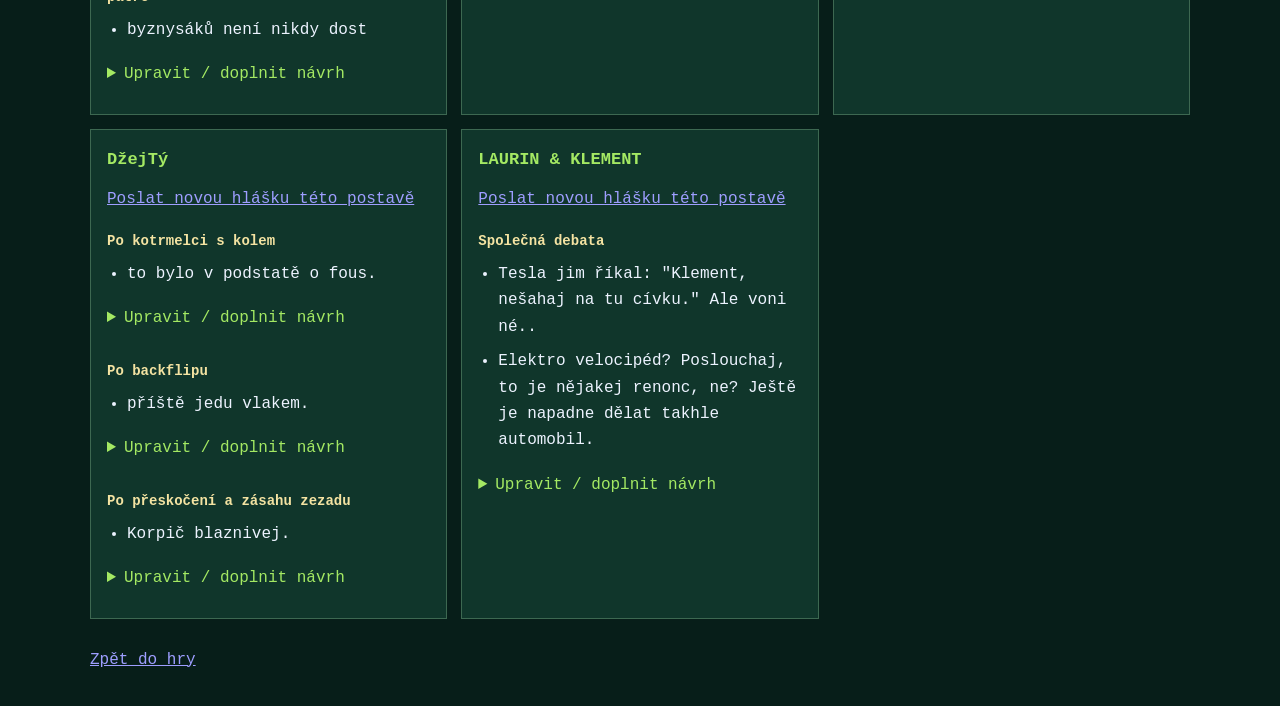
<file: character-preview.html>
<!doctype html>
<html lang="cs">
<head>
  <meta charset="utf-8">
  <meta name="viewport" content="width=device-width, initial-scale=1">
  <title>IT HERO – porovnání postav</title>
  <link rel="stylesheet" href="style.css?v=0.28.2">
  <script defer src="vendor/phaser.min.js"></script>
  <script defer src="character-dialogue.js?v=0.28.2"></script>
  <script defer src="dialogue-runtime.js?v=0.28.2"></script>
  <script defer src="item-textures.js?v=0.28.2"></script>
  <script defer src="trio-attacks.js?v=0.28.2"></script>
  <script defer src="player-character.js?v=0.28.2"></script>
  <script defer src="appearance-mode.js?v=0.28.2"></script>
  <script defer src="character-motion.js?v=0.28.2"></script>
  <script defer src="enemy-catalog.js?v=0.28.2"></script>
  <script defer src="dbpm.js?v=0.28.2"></script>
  <script defer src="sap-integrator.js?v=0.28.2"></script>
  <script defer src="final-manager.js?v=0.28.2"></script>
  <script defer src="it-colleague.js?v=0.28.2"></script>
  <script defer src="gen-z-blockers.js?v=0.28.2"></script>
  <script defer src="old-badger.js?v=0.28.2"></script>
  <script defer src="dialogue-gallery.js?v=0.28.2"></script>
  <script defer src="character-dialogue-view.js?v=0.28.2"></script>
  <script defer src="outdoor-bonus.js?v=0.28.2"></script>
  <script defer src="founders.js?v=0.28.2"></script>
  <script defer src="character-preview.js?v=0.28.2"></script>
  <link rel="icon" type="image/png" sizes="32x32" href="assets/icons/favicon-32.png?v=1">
  <link rel="icon" href="favicon.ico?v=1" sizes="16x16 32x32 48x48">
  <link rel="apple-touch-icon" sizes="180x180" href="assets/icons/apple-touch-icon.png?v=1">
  <link rel="manifest" href="site.webmanifest?v=1">
</head>
<body class="character-preview">
  <main class="layout">
    <header class="heading">
      <h1>Porovnání postav</h1>
      <span class="version">BUILD 0.28.2</span>
    </header>
    <p>Všech 25 podob postav a zvířat ze hry ve skutečných herních proporcích. Každá řada má společnou podlahu.</p>
    <p><a href="#dialogue-heading">Přejít na hlášky postav a úpravy návrhů ↓</a></p>
    <div class="controls">
      <label>Póza <select id="pose"><option value="idle">Klid</option><option value="walk">Chůze</option><option value="contact">Zastavení hráče</option><option value="attack">Útok</option><option value="jump">Skok</option><option value="throw_baguette">Hod bagety DBPM</option><option value="demand">DEMAND DBPM</option><option value="crouch">Skrčení hráče</option><option value="hit">Zásah</option><option value="defeat">Porážka</option></select></label>
      <label>Zvětšení <select id="zoom"><option value="1">1× – herní velikost</option><option value="2" selected>2× – detail</option></select></label>
      <button id="pause" type="button" aria-pressed="false">Pozastavit animaci</button>
      <label><input id="bodies" type="checkbox"> Ukázat zásahové oblasti</label>
    </div>
    <div style="aspect-ratio:960/3260" id="game" aria-label="Zkušební scéna postav"></div>
    <p>Pod postavami jsou jejich střely nebo nabízené předměty; Senior master uvedené občerstvení jí a pije. Póza „Zastavení hráče“ ukazuje kontaktní efekty. Chůze střídá dostupné pózy. Zvětšení mění pouze náhled; rozměry postav se přebírají přímo z herní konfigurace.</p>
    <section class="dialogue-section" aria-labelledby="dialogue-heading">
      <h2 id="dialogue-heading">Hlášky postav</h2>
      <p><a href="dialogue-suggestions.html">Poslat hlášku, nápad nebo připomínku autorovi →</a></p>
      <p>Texty používané ve hře podle postavy a situace. Rozbal „Upravit / doplnit návrh“, jeden řádek = jedna hláška. Návrhy zůstávají v tomto prohlížeči a veřejnou hru nemění. </p>
      <p><strong>Jak oddělovat hlášky:</strong> každou napiš na samostatný řádek. Mezi hláškami stiskni Enter. Nepřidávej odrážky, číslování ani uvozovky; čárka a středník hlášky neoddělují. Prázdné řádky se ignorují. Automatické zalomení dlouhého textu v úzkém poli stále patří k jedné hlášce.</p>
      <p>Například dvě samostatné hlášky:</p>
      <pre>Nejdřív kafe.
Pak zachraňuj svět!</pre>
      <h3>Jak dostat návrhy do hry</h3>
      <ol>
        <li>Uprav texty u požadované postavy a situace. Ukládají se automaticky pouze v tomto prohlížeči.</li>
        <li>Klikni na „Stáhnout návrh hlášek“. Stáhne se soubor <strong>it-hero-hlasky.json</strong>.</li>
        <li>Přilož soubor do našeho chatu a napiš, které návrhy chceš zapracovat. Tím mi dáš pokyn k jejich přidání; stránka je sama neodesílá a nemá schvalovací frontu.</li>
        <li>Po zapracování a zveřejnění aktualizace se nové texty objeví ve hře i v tomto seznamu. U postav, které zatím nemluví, je potřeba také určit, kdy mají hlášky zaznít.</li>
      </ol>
      <p>Seznam nad editorem ukazuje zveřejněné texty, pole obsahuje tvůj rozepsaný návrh. Tlačítko „Obnovit texty ze hry“ přepíše tvoje návrhy aktuálně zveřejněnými texty.</p>
      <div class="dialogue-actions"><button type="button" id="dialogue-download">Stáhnout návrh hlášek</button><button type="button" id="dialogue-reset">Obnovit texty ze hry</button></div>
      <p id="dialogue-status" role="status" aria-live="polite"></p>
      <section id="dialogue-gallery" aria-labelledby="gallery-heading">
        <h3 id="gallery-heading">Zkušební galerie hlášek</h3>
        <p>Vyber postavu a situaci. Šipkami projdeš všechny zveřejněné texty. Náhled drží bublinu otevřenou; pod ním je uvedena skutečná doba zobrazení ve hře.</p>
        <label>Postava <select id="gallery-character"></select></label>
        <label>Situace <select id="gallery-group"></select></label>
        <button id="gallery-prev" type="button">← Předchozí</button>
        <button id="gallery-next" type="button">Další →</button>
        <div id="dialogue-stage" style="width:100%;aspect-ratio:960/420"></div>
        <p id="gallery-status" role="status" aria-live="polite"></p>
      </section>
      <div id="character-dialogue"></div>
    </section>
    <a href="index.html">Zpět do hry</a>
  </main>
</body>
</html>
</file>
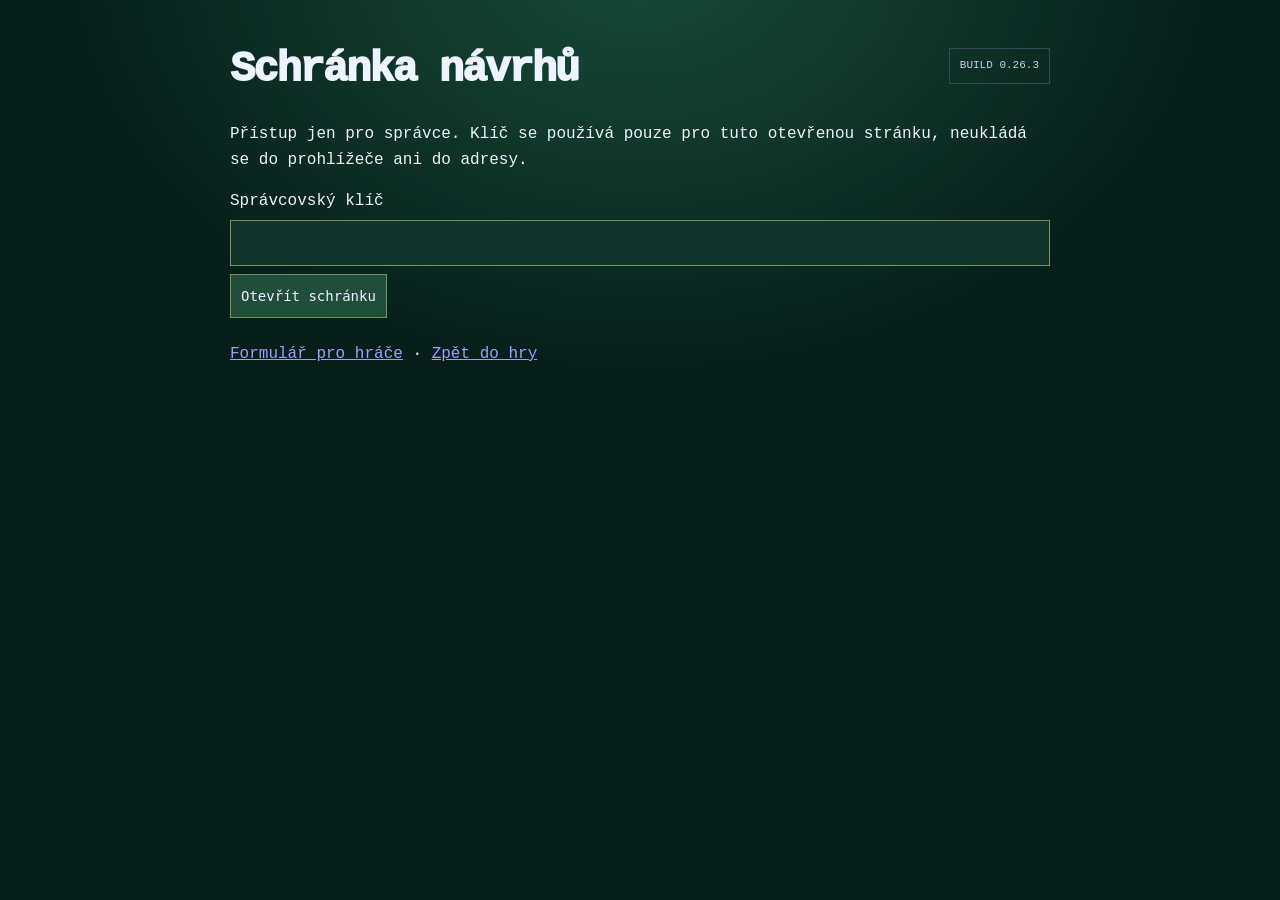
<file: dialogue-admin.html>
<!doctype html><html lang="cs"><head><meta charset="utf-8"><meta name="viewport" content="width=device-width,initial-scale=1"><meta name="robots" content="noindex"><title>IT HERO – správa návrhů</title><link rel="stylesheet" href="style.css?v=0.26.3"><script defer src="character-dialogue.js?v=0.26.3"></script><script defer src="community-config.js?v=cloud-9e7cbf2f4eb1"></script><script defer src="dialogue-community.js?v=0.26.3"></script><script defer src="dialogue-admin.js?v=0.26.3"></script>  <link rel="icon" type="image/png" sizes="32x32" href="assets/icons/favicon-32.png?v=1">
  <link rel="icon" href="favicon.ico?v=1" sizes="16x16 32x32 48x48">
  <link rel="apple-touch-icon" sizes="180x180" href="assets/icons/apple-touch-icon.png?v=1">
  <link rel="manifest" href="site.webmanifest?v=1">
</head>
<body><main class="layout community-page"><header class="heading"><h1>Schránka návrhů</h1><span class="version">BUILD 0.26.3</span></header>
<p>Přístup jen pro správce. Klíč se používá pouze pro tuto otevřenou stránku, neukládá se do prohlížeče ani do adresy.</p>
<form id="admin-login"><label for="admin-token">Správcovský klíč</label><input id="admin-token" type="password" autocomplete="off" required><button type="submit">Otevřít schránku</button></form>
<section id="admin-workspace" hidden><div class="dialogue-actions"><label>Stav <select id="admin-filter"><option value="pending">Čeká na převzetí</option><option value="accepted">Převzato</option><option value="rejected">Zamítnuto</option></select></label><button id="admin-refresh" type="button">Obnovit seznam</button><button id="admin-logout" type="button">Odhlásit</button></div>
<p>Schránka obsahuje také nápady, komentáře a hlášení chyb. V exportu mají typ game_feedback a nepatří do hlášek postav.</p><p>Text můžeš nejdřív upravit a uložit tlačítkem u návrhu. Úprava ho vrátí ke kontrole. Potom vyber návrhy a stáhni JSON. Soubor předáš Codexu k zapracování. „Převzato“ pouze označí vyřízený návrh — nic samo nezveřejní ve hře. Smazání je trvalé, exportuj si návrhy předem.</p>
<div class="dialogue-actions"><button id="admin-export" type="button">Exportovat vybrané JSON</button><button data-moderation="accepted" type="button">Označit jako převzaté</button><button data-moderation="rejected" type="button">Zamítnout vybrané</button><button data-moderation="pending" type="button">Vrátit k posouzení</button><button id="admin-delete" type="button">Smazat vybrané</button></div>
<section class="admin-reset"><h2>Statistiky a Hall of Fame</h2><p>Vynulování smaže společné počty hráčů dnes, tento týden i celkem, počty spuštěných her, žebříček největších metel a všechny skutečné rekordy v Hall of Fame na obou veřejných webech. Ukázkoví soupeři zůstanou. Komentáře a návrhy hlášek se nemažou.</p><button id="admin-reset-statistics" type="button">Vynulovat statistiky a Hall of Fame</button></section>
<label><input id="admin-all" type="checkbox"> Vybrat načtené návrhy</label><div id="admin-items"></div><button id="admin-more" type="button" hidden>Načíst další</button></section><p id="admin-status" role="status" aria-live="polite"></p><p><a href="dialogue-suggestions.html">Formulář pro hráče</a> · <a href="index.html">Zpět do hry</a></p></main></body></html>
</file>
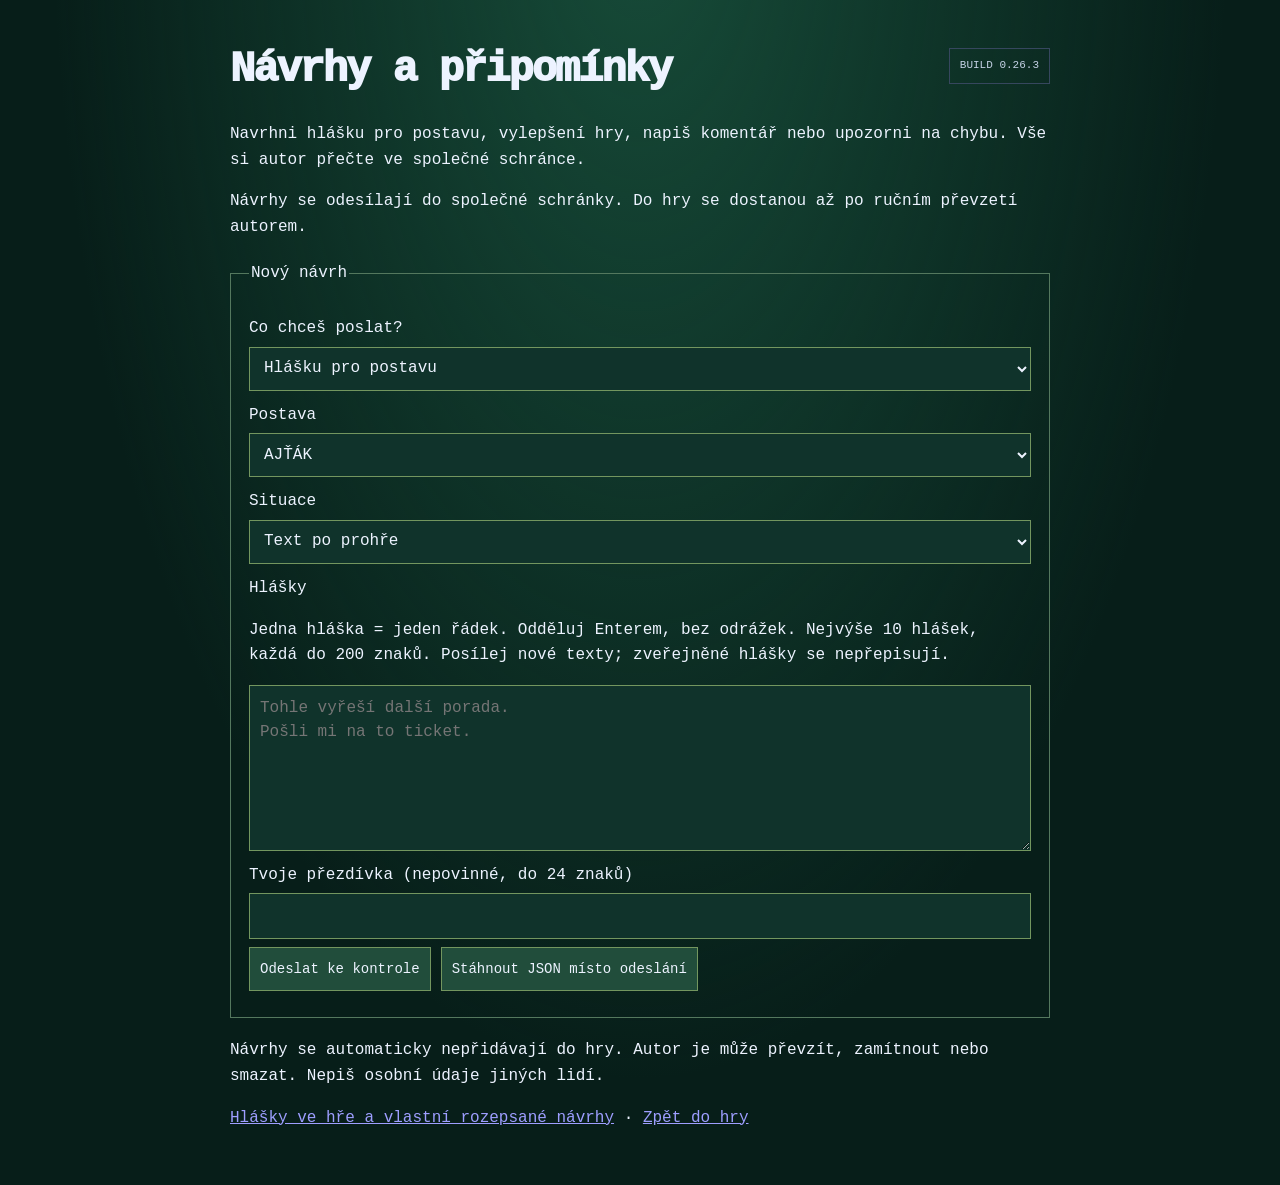
<file: dialogue-suggestions.html>
<!doctype html><html lang="cs"><head><meta charset="utf-8"><meta name="viewport" content="width=device-width,initial-scale=1"><title>IT HERO – návrhy a připomínky</title><link rel="stylesheet" href="style.css?v=0.26.3"><script defer src="character-dialogue.js?v=0.26.3"></script><script defer src="community-config.js?v=cloud-9e7cbf2f4eb1"></script><script defer src="dialogue-community.js?v=0.26.3"></script><script defer src="dialogue-suggestions.js?v=0.26.3"></script>  <link rel="icon" type="image/png" sizes="32x32" href="assets/icons/favicon-32.png?v=1">
  <link rel="icon" href="favicon.ico?v=1" sizes="16x16 32x32 48x48">
  <link rel="apple-touch-icon" sizes="180x180" href="assets/icons/apple-touch-icon.png?v=1">
  <link rel="manifest" href="site.webmanifest?v=1">
</head>
<body><main class="layout community-page"><header class="heading"><h1>Návrhy a připomínky</h1><span class="version">BUILD 0.26.3</span></header>
<p>Navrhni hlášku pro postavu, vylepšení hry, napiš komentář nebo upozorni na chybu. Vše si autor přečte ve společné schránce.</p><p id="suggestion-mode"></p>
<form id="suggestion-form"><fieldset><legend>Nový návrh</legend>
<label for="suggestion-kind">Co chceš poslat?</label><select id="suggestion-kind" name="kind"><option value="dialogue">Hlášku pro postavu</option><option value="idea">Nápad na vylepšení hry</option><option value="comment">Komentář ke hře</option><option value="bug">Chybu / připomínku</option></select>
<div id="dialogue-fields"><label for="suggestion-character">Postava</label><select id="suggestion-character" name="character"></select>
<label for="suggestion-group">Situace</label><select id="suggestion-group" name="group"></select>
<label for="suggestion-lines">Hlášky</label><p id="suggestion-hint">Jedna hláška = jeden řádek. Odděluj Enterem, bez odrážek. Nejvýše 10 hlášek, každá do 200 znaků. Posílej nové texty; zveřejněné hlášky se nepřepisují.</p>
<textarea id="suggestion-lines" name="lines" rows="6" maxlength="2010" required aria-describedby="suggestion-hint" placeholder="Tohle vyřeší další porada.&#10;Pošli mi na to ticket."></textarea>
</div><div id="feedback-fields" hidden><label for="suggestion-feedback">Tvůj návrh, komentář nebo připomínka</label><p>Piš souvislý text, nejvýše 2000 znaků. U chyby popiš patro, co se stalo a jaký telefon či prohlížeč používáš.</p><textarea id="suggestion-feedback" name="feedback" rows="7" maxlength="2000" disabled></textarea></div>
<label for="suggestion-author">Tvoje přezdívka (nepovinné, do 24 znaků)</label><input id="suggestion-author" name="author" maxlength="24" autocomplete="nickname">
<div class="submission-trap" aria-hidden="true"><label>Web<input name="website" tabindex="-1" autocomplete="off"></label></div>
<div class="dialogue-actions"><button type="submit">Odeslat ke kontrole</button><button type="button" id="suggestion-download">Stáhnout JSON místo odeslání</button></div>
</fieldset></form><p id="suggestion-status" role="status" aria-live="polite"></p>
<p>Návrhy se automaticky nepřidávají do hry. Autor je může převzít, zamítnout nebo smazat. Nepiš osobní údaje jiných lidí.</p>
<p><a href="character-preview.html#dialogue-heading">Hlášky ve hře a vlastní rozepsané návrhy</a> · <a href="index.html">Zpět do hry</a></p></main></body></html>
</file>
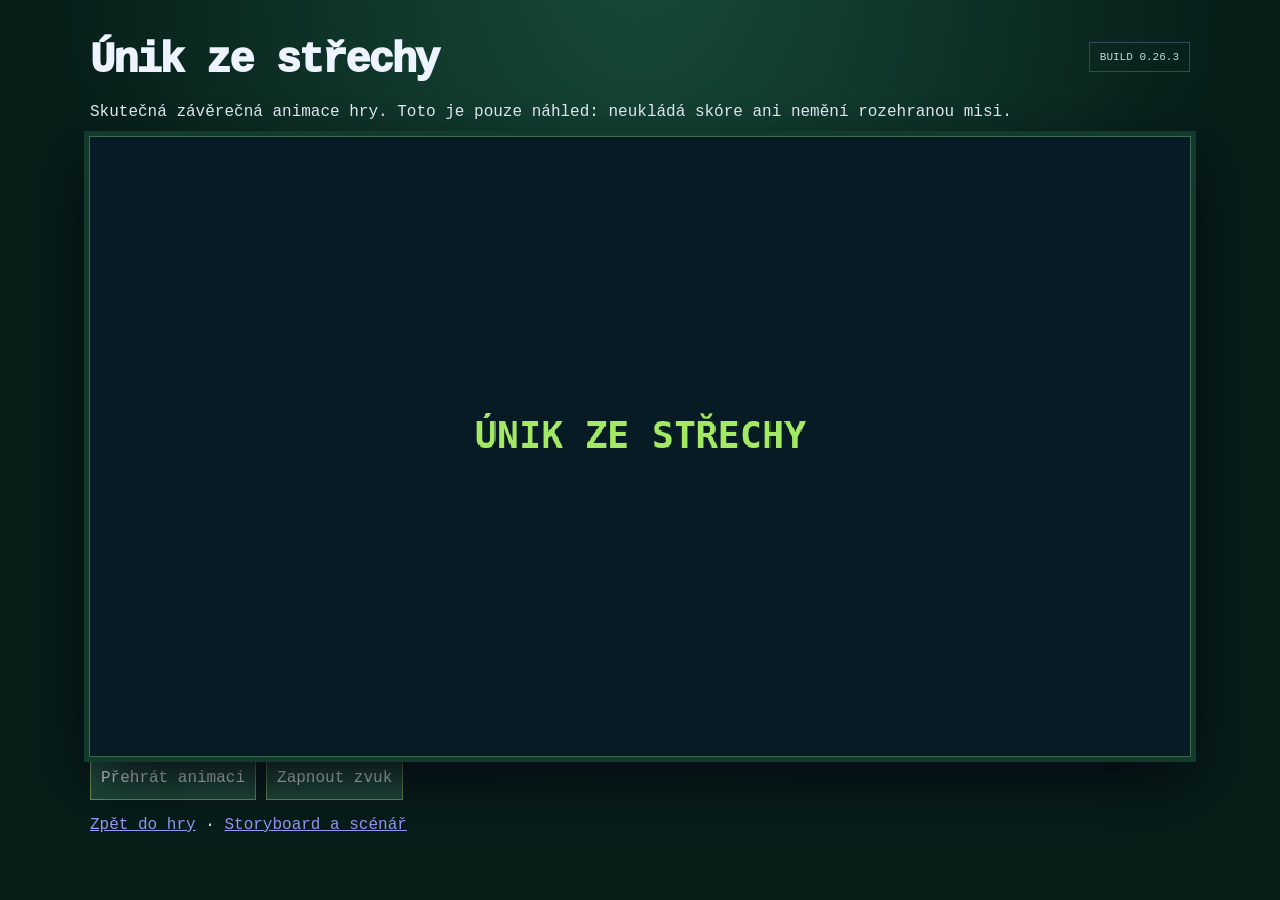
<file: ending-preview.html>
<!doctype html><html lang="cs"><head><meta charset="utf-8"><meta name="viewport" content="width=device-width,initial-scale=1"><title>IT HERO – náhled závěrečné animace</title><link rel="stylesheet" href="style.css?v=0.26.3"><script defer src="vendor/phaser.min.js"></script><script defer src="player-character.js?v=0.26.3"></script><script defer src="ending-scene.js?v=0.26.3"></script><script defer src="ending-preview.js?v=0.26.3"></script>  <link rel="icon" type="image/png" sizes="32x32" href="assets/icons/favicon-32.png?v=1">
  <link rel="icon" href="favicon.ico?v=1" sizes="16x16 32x32 48x48">
  <link rel="apple-touch-icon" sizes="180x180" href="assets/icons/apple-touch-icon.png?v=1">
  <link rel="manifest" href="site.webmanifest?v=1">
</head><body class="ending-preview"><main class="layout"><header class="heading"><h1>Únik ze střechy</h1><span class="version">BUILD 0.26.3</span></header><p>Skutečná závěrečná animace hry. Toto je pouze náhled: neukládá skóre ani nemění rozehranou misi.</p><div class="game-shell"><div id="game" aria-label="Náhled závěrečné animace"></div></div><div class="dialogue-actions"><button type="button" id="preview-start" disabled>Načítám…</button><button type="button" id="preview-sound" aria-pressed="false">Zapnout zvuk</button></div><p id="preview-status" role="status"></p><p><a href="index.html">Zpět do hry</a> · <a href="ending-storyboard.html">Storyboard a scénář</a></p></main></body></html>
</file>
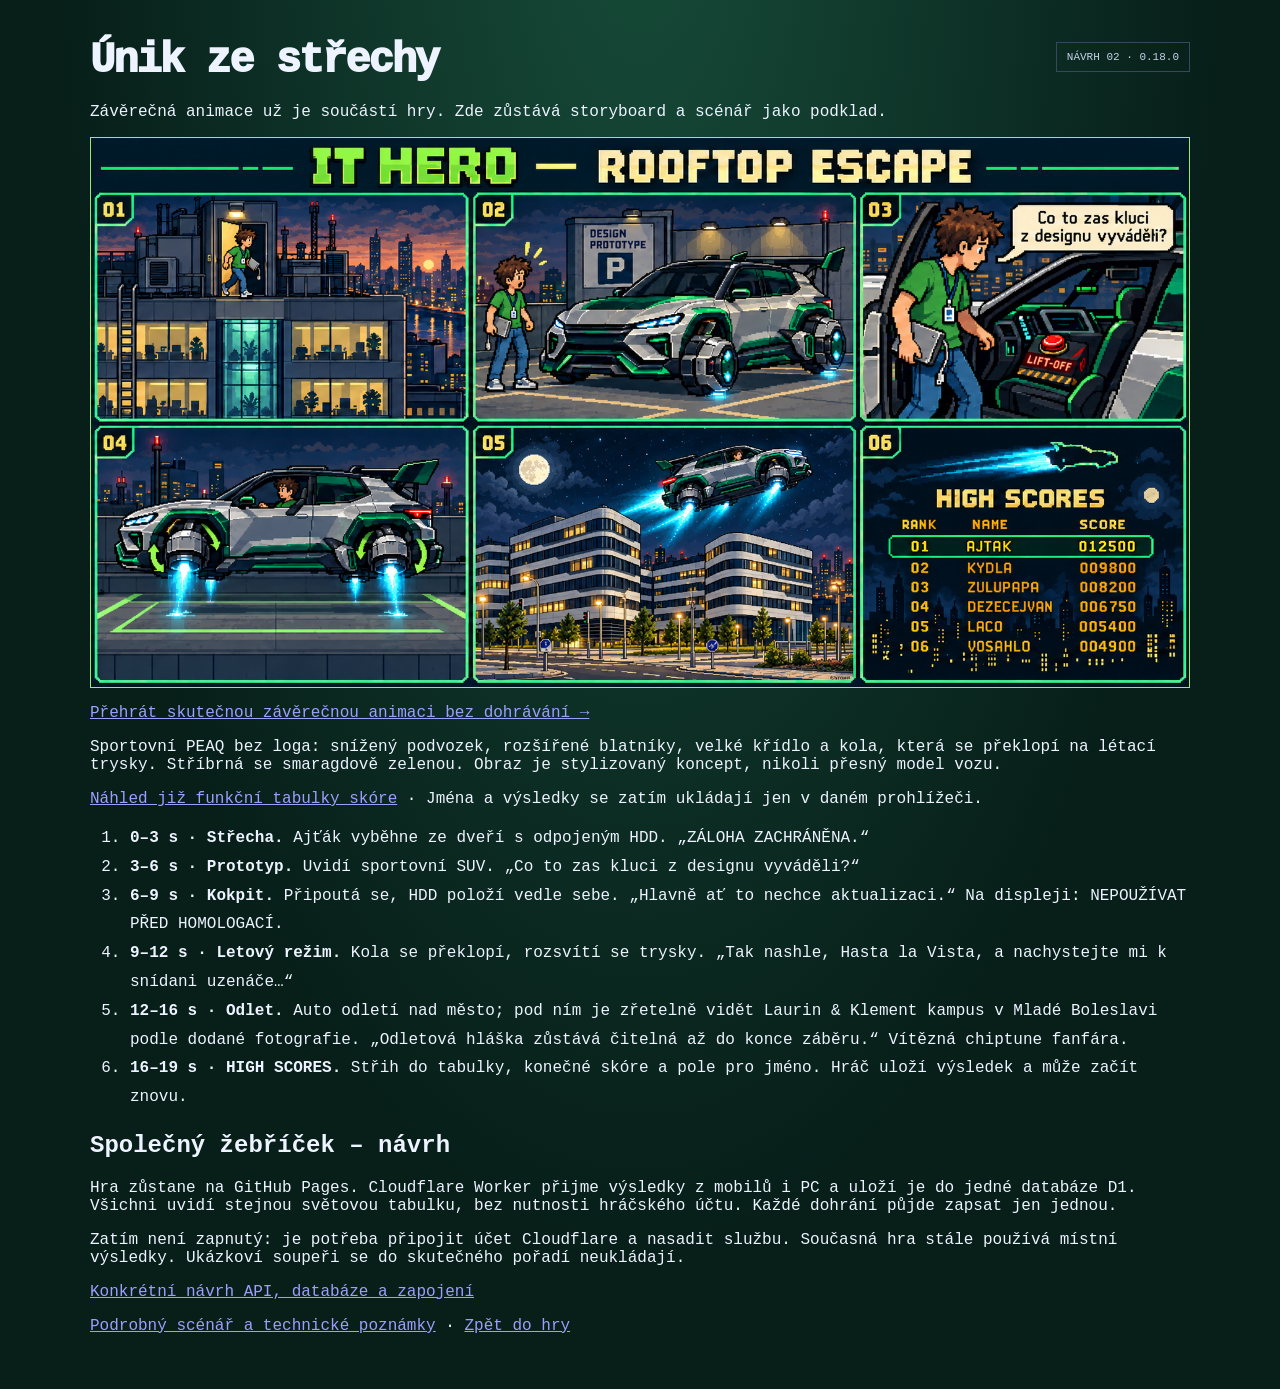
<file: ending-storyboard.html>
<!doctype html>
<html lang="cs">
<head><meta charset="utf-8"><meta name="viewport" content="width=device-width,initial-scale=1"><title>IT HERO – storyboard závěru</title><link rel="stylesheet" href="style.css?v=0.26.3">  <link rel="icon" type="image/png" sizes="32x32" href="assets/icons/favicon-32.png?v=1">
  <link rel="icon" href="favicon.ico?v=1" sizes="16x16 32x32 48x48">
  <link rel="apple-touch-icon" sizes="180x180" href="assets/icons/apple-touch-icon.png?v=1">
  <link rel="manifest" href="site.webmanifest?v=1">
</head>
<body><main class="layout">
<header class="heading"><h1>Únik ze střechy</h1><span class="version">NÁVRH 02 · 0.18.0</span></header>
<p>Závěrečná animace už je součástí hry. Zde zůstává storyboard a scénář jako podklad.</p>
<a href="docs/storyboards/rooftop-escape.png?v=0.26.3"><img src="docs/storyboards/rooftop-escape.png?v=0.26.3" alt="Šest pixel-art záběrů: ajťák na střeše, sportovní prototyp SUV, překvapení u kokpitu, změna kol na trysky, odlet nad Laurin a Klement kampusem a tabulka nejlepších skóre." style="display:block;width:100%;height:auto;border:1px solid #a4e963"></a>
<p><a href="ending-preview.html">Přehrát skutečnou závěrečnou animaci bez dohrávání →</a></p>
<p>Sportovní PEAQ bez loga: snížený podvozek, rozšířené blatníky, velké křídlo a kola, která se překlopí na létací trysky. Stříbrná se smaragdově zelenou. Obraz je stylizovaný koncept, nikoli přesný model vozu.</p>
<p><a href="docs/high-scores.png?v=0.26.3">Náhled již funkční tabulky skóre</a> · Jména a výsledky se zatím ukládají jen v daném prohlížeči.</p>
<ol style="line-height:1.8">
<li><strong>0–3 s · Střecha.</strong> Ajťák vyběhne ze dveří s odpojeným HDD. „ZÁLOHA ZACHRÁNĚNA.“</li>
<li><strong>3–6 s · Prototyp.</strong> Uvidí sportovní SUV. „Co to zas kluci z designu vyváděli?“</li>
<li><strong>6–9 s · Kokpit.</strong> Připoutá se, HDD položí vedle sebe. „Hlavně ať to nechce aktualizaci.“ Na displeji: NEPOUŽÍVAT PŘED HOMOLOGACÍ.</li>
<li><strong>9–12 s · Letový režim.</strong> Kola se překlopí, rozsvítí se trysky. „Tak nashle, Hasta la Vista, a nachystejte mi k snídani uzenáče…“</li>
<li><strong>12–16 s · Odlet.</strong> Auto odletí nad město; pod ním je zřetelně vidět Laurin &amp; Klement kampus v Mladé Boleslavi podle dodané fotografie. „Odletová hláška zůstává čitelná až do konce záběru.“ Vítězná chiptune fanfára.</li>
<li><strong>16–19 s · HIGH SCORES.</strong> Střih do tabulky, konečné skóre a pole pro jméno. Hráč uloží výsledek a může začít znovu.</li>
</ol>
<section><h2>Společný žebříček – návrh</h2><p>Hra zůstane na GitHub Pages. Cloudflare Worker přijme výsledky z mobilů i PC a uloží je do jedné databáze D1. Všichni uvidí stejnou světovou tabulku, bez nutnosti hráčského účtu. Každé dohrání půjde zapsat jen jednou.</p><p>Zatím není zapnutý: je potřeba připojit účet Cloudflare a nasadit službu. Současná hra stále používá místní výsledky. Ukázkoví soupeři se do skutečného pořadí neukládají.</p><p><a href="docs/shared-scores/README.md">Konkrétní návrh API, databáze a zapojení</a></p></section>
<p><a href="docs/storyboards/ROOFTOP-ESCAPE.md">Podrobný scénář a technické poznámky</a> · <a href="index.html">Zpět do hry</a></p>
</main></body></html>
</file>
<file: style.css>
:root{color-scheme:dark;--bg:#071e19;--panel:#15362b;--ink:#edf3ff;--muted:#99a7c1;--accent:#a4e963}
*{box-sizing:border-box}html,body{margin:0;min-height:100%;background:var(--bg);color:var(--ink);font-family:ui-monospace,SFMono-Regular,Consolas,'Liberation Mono',monospace}
body{background:radial-gradient(ellipse at 50% -10%,#174c39 0%,transparent 65%),#071e19}
.layout{width:min(100% - 24px,1100px);margin:0 auto;padding:28px 0 38px}
.heading{display:flex;justify-content:space-between;gap:12px;align-items:center;margin-bottom:18px}
.eyebrow{font-size:11px;letter-spacing:2px;color:var(--accent)}h1{margin:9px 0 0;font-family:inherit;font-size:clamp(27px,4.1vw,42px);font-weight:950;letter-spacing:-2px}h1 span{color:#a4e963}h1 small{font-size:clamp(12px,1.8vw,17px);letter-spacing:0;color:#b1c6b7}
.version{border:1px solid #36475e;padding:8px 10px;color:#c4d1e5;font-size:11px;white-space:nowrap}
.game-shell{position:relative;background:#070e19;outline:1px solid #3d6851;box-shadow:0 0 0 6px #133b2c,0 22px 60px #050811;overflow:hidden}
#game{aspect-ratio:16/9;width:100%;display:flex;align-items:center;justify-content:center}#game canvas{display:block;max-width:100%;max-height:100%;image-rendering:pixelated;image-rendering:crisp-edges}
.offline-message{position:absolute;inset:0;display:grid;place-items:center;text-align:center;padding:40px;background:#18243c;color:#ffdb99;font-size:15px}.offline-message[hidden]{display:none}
.controls{display:flex;flex-wrap:wrap;gap:12px 22px;align-items:center;margin-top:25px;color:#9fb0c9;font-size:11px}.controls>div{display:flex;align-items:center;gap:5px}kbd{border:1px solid #54785e;border-bottom:3px solid #54785e;background:#214d3b;border-radius:4px;padding:6px 7px;color:#eff8ff;font-size:12px;line-height:1}.controls span:last-child{margin-left:6px}.footer{max-width:850px;color:#8d9eb7;font-size:12px;line-height:1.8;margin:17px 0 0}
@media(max-width:650px){.layout{padding-top:15px}.version{display:none}.controls{margin-top:22px}h1 small{display:block}.heading{margin-bottom:16px}}

/* Samostatné HTML tlačítko obchází případnou ztrátu Phaser pointer eventu. */
.game-action{position:absolute;left:32.1%;top:70%;transform:translate(-50%,-50%);z-index:20;
  cursor:pointer;border:0;border-radius:0;background:#a4e963;color:#103322;
  padding:14px 20px;font:700 clamp(12px,1.55vw,18px)/1.3 Consolas,monospace;
  white-space:nowrap;box-shadow:0 4px 0 #4a7c3f;max-width:96%;}
.game-action:hover{background:#c1ff83}.game-action:active{transform:translate(-50%,-48%);box-shadow:0 2px 0 #4a7c3f}
.game-action:focus-visible{outline:3px solid #ffdd82;outline-offset:4px}
.game-action[hidden]{display:none}
#game canvas:focus-visible{outline:2px solid #a4e963;outline-offset:-2px}

.mission-story{margin-top:22px;padding:14px 18px;border:1px solid #3d6851;background:#0c3028;color:#d9e4d9;font-size:13px;line-height:1.8}
.mission-story summary{cursor:pointer;color:#a4e963;font-weight:700;letter-spacing:1px}
.mission-story p{max-width:850px}.mission-story strong{color:#f4e3a2}

/* Touch controls sit outside the game canvas, so thumbs never cover enemies. */
.play-area{position:relative}
.touch-toolbar[hidden],.touch-controls[hidden],.touch-hint[hidden]{display:none}
.touch-toolbar{display:flex;gap:6px;justify-content:flex-end;margin:10px 0 6px}
.touch-toolbar button,.touch-toggle{border:1px solid #527c61;background:#173d31;color:#eaf4e7;font:12px ui-monospace,monospace;min-height:44px;padding:8px 10px;touch-action:manipulation;border-radius:5px;cursor:pointer}
.touch-toggle{margin-top:16px;min-height:44px}
.touch-controls{display:flex;justify-content:space-between;gap:12px;padding:4px 0;touch-action:none;user-select:none;-webkit-user-select:none}
.touch-movement,.touch-actions{display:flex;gap:8px}
.touch-controls button{width:62px;min-height:62px;padding:4px;border:2px solid #73965f;border-bottom-width:5px;border-radius:8px;background:#214d3b;color:#e5f2df;font:700 24px/1 ui-monospace,monospace;touch-action:none;user-select:none;-webkit-user-select:none;-webkit-touch-callout:none}
.touch-controls button small{display:block;font-size:10px;margin-top:6px;font-weight:400}
.touch-actions button{background:#38512b;border-color:#a4d76f}
.touch-controls button.held{background:#a4e963;color:#102b24;border-color:#d3ffa1;transform:translateY(2px)}
.touch-controls button:disabled,.touch-toolbar button:disabled{opacity:.42}
.touch-controls button:focus-visible,.touch-toolbar button:focus-visible,.touch-toggle:focus-visible{outline:3px solid #ffdc83;outline-offset:2px}
.touch-hint{font-size:11px;line-height:1.5;color:#b4cbb8;margin:8px 0 0}
.touch-layout #game{touch-action:none}
@media(max-width:650px){
 .touch-layout .layout{width:calc(100% - 16px);padding-top:max(10px,env(safe-area-inset-top))}
 .touch-layout .heading{gap:6px}.touch-layout h1{font-size:27px}.touch-layout h1 small{font-size:11px}
 .touch-layout .version{display:block;font-size:9px;padding:6px}
 .touch-controls button{width:clamp(46px,14vw,62px);min-height:58px}
 .touch-movement,.touch-actions{gap:5px}.touch-controls{gap:8px}
 .touch-layout .controls{display:none}
 .touch-toolbar button{min-height:44px;font-size:11px}
}
@media(max-height:540px) and (orientation:landscape){
 .touch-layout .layout{padding:4px max(8px,env(safe-area-inset-right)) 20px;width:100%}
 .touch-layout .heading{display:none}
 .touch-layout .play-area{height:calc(100vh - 8px);height:calc(100dvh - 8px);display:flex;flex-direction:column;gap:5px}
 .touch-layout .game-shell{flex:1;min-height:0;width:100%;box-shadow:none}
 .touch-layout #game{aspect-ratio:auto;height:100%}
 .touch-layout .touch-toolbar{position:absolute;top:4px;right:4px;z-index:30;margin:0}
 .touch-layout .touch-toolbar button{min-height:32px;padding:4px 7px;font-size:10px}
 .touch-layout .touch-controls{flex-shrink:0;padding:0 max(4px,env(safe-area-inset-left)) max(2px,env(safe-area-inset-bottom))}
 .touch-layout .touch-controls button{width:62px;min-height:60px}
 .touch-layout .touch-hint{display:none}
}
.play-area:fullscreen{width:100%;height:100%;padding:max(4px,env(safe-area-inset-top)) max(8px,env(safe-area-inset-right)) max(4px,env(safe-area-inset-bottom));background:#071e19;display:flex;flex-direction:column;gap:6px}
.play-area:fullscreen .game-shell{flex:1;min-height:0;box-shadow:none}
.play-area:fullscreen #game{height:100%;aspect-ratio:auto}
.play-area:fullscreen .touch-controls{flex-shrink:0}
.play-area:fullscreen .touch-toolbar{margin:0}
.play-area:fullscreen .touch-hint{display:none}
/* Phaser and flexbox must not each add their own centering margins. */
#game canvas{margin:0!important}
@media(max-height:540px) and (orientation:landscape){
 .touch-layout .touch-toolbar{top:auto;bottom:12px;left:calc(50% + 24px);right:auto;transform:translateX(-50%);gap:4px}
 .touch-layout .touch-toolbar button{width:44px;min-height:44px;padding:4px;font-size:0}
 .touch-layout #touch-pause::after{content:'||';font-size:18px}
 .touch-layout #touch-pause[data-paused="true"]::after{content:'▶'}
 .touch-layout #touch-sound::after{content:'Zvuk';font-size:10px}
 .touch-layout #touch-sound[aria-pressed="false"]::after{content:'Zvuk ×'}
 .touch-layout #touch-fullscreen::after{content:'[ ]';font-size:15px}
}

/* Landscape: side rails leave the full viewport height to the game. */
@media(max-height:540px) and (orientation:landscape){
 .touch-layout .layout{padding:4px max(8px,env(safe-area-inset-right)) 20px max(8px,env(safe-area-inset-left))}
 .touch-layout .play-area{--touch-rail:64px;gap:0}
 .touch-layout .game-shell{width:calc(100% - 2 * var(--touch-rail));margin-inline:auto}
 .touch-layout .touch-controls{position:absolute;inset:0;display:block;padding:0;pointer-events:none}
 .touch-layout .touch-movement,.touch-layout .touch-actions{position:absolute;width:var(--touch-rail);align-items:center;flex-direction:column;gap:6px;pointer-events:auto}
 .touch-layout .touch-movement{left:0;top:50%;transform:translateY(-50%)}
 .touch-layout .touch-actions{right:0;bottom:4px}
 .touch-layout .touch-controls button{width:56px;min-height:56px}
 .touch-layout .touch-toolbar{top:4px;right:0;bottom:auto;left:auto;transform:none;width:var(--touch-rail);flex-direction:column;align-items:center;gap:4px}
 .touch-layout .touch-toolbar button{flex:none}
 .touch-layout .play-area:fullscreen{padding:max(4px,env(safe-area-inset-top)) max(8px,env(safe-area-inset-right)) max(4px,env(safe-area-inset-bottom)) max(8px,env(safe-area-inset-left))}
 .touch-layout .play-area:fullscreen .touch-movement{left:max(8px,env(safe-area-inset-left))}
 .touch-layout .play-area:fullscreen .touch-actions,.touch-layout .play-area:fullscreen .touch-toolbar{right:max(8px,env(safe-area-inset-right))}
}
@media(max-width:650px) and (max-height:540px) and (orientation:landscape){
 .touch-layout .play-area{--touch-rail:52px}
 .touch-layout .touch-controls button{width:48px;min-height:48px}
}
.dialogue-section{margin:32px 0;padding-top:16px;border-top:1px solid #3d6851;line-height:1.65}
#character-dialogue{display:grid;grid-template-columns:repeat(auto-fit,minmax(min(100%,310px),1fr));gap:14px}
.dialogue-card{padding:16px;background:#10362b;border:1px solid #3d6851;overflow-wrap:anywhere}
.dialogue-card h3{color:#a4e963;margin:0 0 12px;font-size:17px}
.dialogue-card h4{color:#f4e3a2;font-size:14px;margin:18px 0 6px}
.dialogue-card ul{padding-left:20px;margin:0}.dialogue-card li{margin:8px 0}
.dialogue-card p{color:#b4cbb8}.dialogue-section code{overflow-wrap:anywhere}
.dialogue-card summary{cursor:pointer;color:#a4e963;padding:10px 0}
.dialogue-card textarea{display:block;resize:vertical;width:100%;min-height:130px;background:#071e19;color:#edf3ff;border:1px solid #73965f;padding:10px;font:16px/1.5 ui-monospace,monospace}
.dialogue-actions{display:flex;flex-wrap:wrap;gap:10px}
.dialogue-actions button{min-height:44px;padding:10px;background:#214d3b;color:#edf3ff;border:1px solid #73965f;cursor:pointer;font:inherit}
#dialogue-status{color:#f4e3a2;font-size:14px}

/* Keep the catalogue build visible on phones as well as desktop. */
.character-preview .version{display:inline-block}
.character-preview .heading{flex-wrap:wrap}

/* Floating thumb control. The origin is the actual touch position, not a fixed button. */
.touch-toolbar{flex-wrap:wrap}
.touch-stick-zone{display:none;position:relative;touch-action:none;overflow:hidden;-webkit-touch-callout:none}
.touch-controls[data-movement="stick"] .touch-movement{display:none}
.touch-controls[data-movement="stick"] .touch-stick-zone{display:block;width:55%;min-height:136px}
.touch-controls[data-movement="stick"] .touch-actions{align-self:flex-end;align-items:flex-end;padding-bottom:8px}
.touch-stick-base{position:absolute;left:50%;top:50%;width:100px;height:100px;transform:translate(-50%,-50%);border:2px solid #b4d9a4;border-radius:50%;background:#103f3290;box-shadow:inset 0 0 0 9px #9ac17b22;opacity:.48;pointer-events:none}
.touch-stick-knob{position:absolute;left:50%;top:50%;width:42px;height:42px;border:2px solid #d1efad;border-radius:50%;background:#95cb6e88;transform:translate(-50%,-50%) translate(var(--stick-dx,0px),var(--stick-dy,0px))}
.touch-stick-up{position:absolute;left:43px;top:5px;font-size:12px;color:#e3f5d6}
.touch-stick-down{position:absolute;left:43px;bottom:5px;font-size:12px;color:#e3f5d6}
.touch-stick-hint{position:absolute;bottom:2px;left:8px;color:#b3d1b6;font-size:9px;pointer-events:none;white-space:nowrap}
.touch-stick-zone[data-active="true"] .touch-stick-base{opacity:.9}
.touch-stick-zone[data-active="true"] .touch-stick-hint{visibility:hidden}
.touch-stick-zone[aria-disabled="true"]{pointer-events:none;opacity:.35}
.touch-stick-layout .touch-actions button{width:62px;min-height:62px;height:62px;border-radius:50%}
.touch-stick-layout [data-touch-action="shoot"]{background:#5a4930;border-color:#edc675}
@media(max-height:540px) and (orientation:landscape){
 .touch-layout #touch-mode::after{content:'Palec';font-size:10px}
 .touch-layout #touch-mode[data-mode="buttons"]::after{content:'Tlač.'}
 .touch-layout .touch-toolbar{flex-wrap:nowrap}
 .touch-layout.touch-stick-layout .play-area{--touch-left-rail:128px}
 .touch-layout.touch-stick-layout .game-shell{width:calc(100% - var(--touch-left-rail) - var(--touch-rail));margin-left:var(--touch-left-rail);margin-right:var(--touch-rail)}
 .touch-layout .touch-controls[data-movement="stick"] .touch-stick-zone{position:absolute;left:0;bottom:8px;width:calc(var(--touch-left-rail) - 8px);height:60%;min-height:150px;pointer-events:auto}
 .touch-layout .touch-controls[data-movement="stick"] .touch-stick-zone[aria-disabled="true"]{pointer-events:none}
 .touch-layout .touch-stick-hint{display:none}
 .touch-layout.touch-stick-layout .touch-actions{padding-bottom:0}
 .touch-layout.touch-stick-layout .touch-actions button{width:56px;min-height:56px;height:56px}
}
@media(max-width:650px) and (max-height:540px) and (orientation:landscape){
 .touch-layout.touch-stick-layout .play-area{--touch-left-rail:112px}
 .touch-layout.touch-stick-layout .touch-actions button{width:48px;min-height:48px;height:48px}
}

/* Native modal stays available in fullscreen and lets phones use their own keyboard. */
.score-dialog{width:min(560px,96vw);max-height:94dvh;padding:0;border:3px solid #a4e963;background:#091f22;color:#edf3ff;box-shadow:0 0 0 5px #20473b;font:14px/1.4 ui-monospace,monospace;overflow:auto}
.score-dialog::backdrop{background:#030c16d9}
.score-panel{padding:20px}.score-eyebrow{color:#f7ca70;letter-spacing:3px;margin:0;text-align:center}
.score-panel h2{color:#a4e963;font-size:clamp(24px,5vw,34px);letter-spacing:4px;text-align:center;margin:6px 0}
.score-result{text-align:center;color:#f7ca70;font-weight:bold;font-size:20px;margin:8px 0}.score-details{text-align:center;font-size:11px;color:#b4cbb8}
.score-form{display:flex;flex-wrap:wrap;gap:8px;align-items:center}.score-form label{width:100%;font-size:12px;color:#b4cbb8}
.score-form input{flex:1;min-width:100px;width:150px;background:#102f30;border:1px solid #8fb590;color:#fff;padding:10px;font:18px ui-monospace,monospace;min-height:44px;text-transform:uppercase}
.score-panel button{min-height:44px;border:1px solid #a4e963;padding:10px 12px;background:#294f33;color:#edffdc;font:bold 12px ui-monospace,monospace;cursor:pointer}.score-panel button:disabled{opacity:.5;cursor:default}
.score-panel :focus-visible{outline:3px solid #ffd17d;outline-offset:2px}.score-status{font-size:11px;min-height:30px;color:#c8d6c8}
.score-scroll{max-height:32dvh;overflow:auto}.score-panel table{width:100%;border-collapse:collapse;text-align:left}.score-panel caption{font-size:11px;text-align:left;color:#b4cbb8;padding-bottom:6px}
.score-panel th{color:#f7ca70;background:#091f22;position:sticky;top:0}.score-panel td,.score-panel th{padding:6px;border-bottom:1px solid #315a4b}.score-panel td:last-child,.score-panel th:last-child{text-align:right}.score-panel td:nth-child(2){overflow-wrap:anywhere}.score-again{display:block;margin:14px auto 0}
@media(max-height:540px) and (orientation:landscape){.score-panel{padding:10px 16px}.score-eyebrow{font-size:10px}.score-panel h2{font-size:24px;margin:0}.score-result{font-size:16px;margin:3px 0}.score-details{margin:3px 0}.score-status{margin:5px 0;min-height:16px}.score-form label{width:auto}.score-scroll{max-height:26dvh}.score-again{margin-top:8px}}

.score-panel [data-demo-list] th{position:static;text-align:left;color:#a8bfac;font-size:10px;padding-top:14px;white-space:normal}.score-panel .score-demo{color:#8caa9d}

.community-page{max-width:820px;line-height:1.6}.community-page fieldset{border:1px solid #54785e;padding:18px;margin:20px 0}.community-page label{display:block;margin:12px 0 5px}.community-page input:not([type=checkbox]),.community-page select,.community-page textarea{display:block;width:100%;min-height:44px;padding:10px;background:#10332b;color:#edf3ff;border:1px solid #73965f;font:16px/1.5 ui-monospace,monospace}.community-page textarea{resize:vertical}.community-page input[type=checkbox]{width:22px;height:22px;vertical-align:middle}.community-page button{min-height:44px;padding:10px;margin:8px 0;background:#214d3b;color:#edf3ff;border:1px solid #73965f;cursor:pointer;font:14px ui-monospace,monospace}.community-page button:disabled{opacity:.5}.community-page :focus-visible{outline:3px solid #ffdb99;outline-offset:2px}.community-page [hidden]{display:none!important}.submission-trap{position:absolute;left:-10000px;width:1px;height:1px;overflow:hidden}#admin-items .dialogue-card{margin:14px 0}#admin-status,#suggestion-status{color:#f4e3a2;overflow-wrap:anywhere}.community-page .version{display:block}
.ending-skip{position:absolute;z-index:40;min-height:44px;max-width:60%;padding:8px 12px;border:1px solid #a4e963;background:#0c242deb;color:#e4f9d1;font:bold 12px ui-monospace,monospace;cursor:pointer;touch-action:manipulation}.ending-skip:focus-visible{outline:3px solid #ffdd82;outline-offset:2px}

.satire-notice{font-size:12px;color:#ced9b5;line-height:1.5}.community-page textarea{white-space:pre-wrap}

.secret-console{max-width:min(92vw,540px);border:2px solid #abe665;background:#102a25;color:#e8edca;padding:24px}.secret-console::backdrop{background:#031519c9}.secret-console input{width:100%;box-sizing:border-box;margin:12px 0;padding:12px;background:#071b19;color:#c2f28e;border:1px solid #80a673;font:16px monospace}.secret-console button{margin:6px;padding:10px}.employee-hall{margin:24px 0;padding:20px;border:1px solid #527c68;background:#102d26}.employee-hall h2{font-size:18px;color:#b3ed78}.employee-portraits{display:grid;grid-template-columns:repeat(6,minmax(0,1fr));gap:12px}.employee-portraits figure{margin:0;text-align:center;min-width:0}.employee-portraits canvas{width:min(100%,96px);height:auto;image-rendering:pixelated;border:2px solid #b8c885}.employee-portraits figcaption{font-size:10px;margin-top:7px;overflow-wrap:anywhere}.lobby-table{width:100%;max-width:650px;border-collapse:collapse}.lobby-table th,.lobby-table td{text-align:left;padding:9px;border-bottom:1px solid #38564c}.lobby-table td:last-child{color:#bce888}@media(max-width:600px){.employee-portraits{grid-template-columns:repeat(3,minmax(0,1fr))}}
.score-form[hidden]{display:none}

.secret-console{box-sizing:border-box;width:min(92vw,540px);max-width:calc(100vw - 24px)}

.play-statistics{margin:24px 0;padding:20px;border:1px solid #527c68;background:#102d26}.play-statistics h2{font-size:18px;color:#b3ed78}.play-stat-values{display:grid;grid-template-columns:repeat(3,minmax(0,1fr));gap:12px;text-align:center}.play-stat-values>div{padding:15px 6px;border:1px solid #456552;background:#122e28}.play-stat-values dt{font-size:12px;color:#d4dfcf}.play-stat-values dd{margin:10px 0 0;font-size:28px;color:#b6ed7d;font-weight:bold;overflow-wrap:anywhere}.play-stats-note{font-size:11px;line-height:1.6;color:#a5b7ac}

.outdoor-return{position:absolute;z-index:25;min-height:44px;width:110px;background:#143a30;color:#ecf4c8;border:2px solid #a7d978;font:bold 12px monospace;cursor:pointer;touch-action:manipulation}

.employee-hall .demo-heading th{text-align:left;color:#aec9b6;font-size:11px;padding-top:16px}.employee-hall .demo-row td{color:#99b6a8}
.player-avatar{image-rendering:pixelated;display:inline-block;flex-shrink:0;aspect-ratio:1;border:2px solid #9abf87;vertical-align:middle}.score-player{display:inline-flex;align-items:center;gap:9px}.score-player .player-avatar{width:40px;height:40px}.avatar-picker{width:100%;min-width:0;border:1px solid #527c68;padding:8px}.avatar-picker legend{font-size:12px;color:#f7ca70}.avatar-options{display:grid;grid-template-columns:repeat(auto-fill,minmax(64px,1fr));gap:8px;max-height:180px;overflow:auto;padding:4px}.score-form .avatar-option{position:relative;width:auto;cursor:pointer;display:flex;justify-content:center}.score-form .avatar-option input{position:absolute;opacity:0;width:1px;min-width:0;min-height:0;padding:0}.avatar-option canvas{width:58px;height:58px}.avatar-option input:checked+canvas{outline:3px solid #c1f36e;outline-offset:1px}.avatar-option input:focus-visible+canvas{outline:3px solid #ffcc68;outline-offset:2px}.avatar-selected{font-size:11px;color:#c2d7b7;margin:8px 0 0}

.employee-portraits figcaption strong,.employee-portraits figcaption small,.hall-score{display:block}.hall-score{color:#bce888;margin-top:5px}.employee-portraits figcaption small{font-size:8px;color:#9db6a8;margin-top:4px}

/* Larger fire target; landscape reserves enough rail width outside the canvas. */
.touch-layout .touch-actions button[data-touch-action="shoot"]{width:90px;height:90px;min-height:90px;font-size:32px}
@media(max-height:540px) and (orientation:landscape){
 .touch-layout .play-area{--touch-rail:92px}
 .touch-layout .touch-actions button[data-touch-action="shoot"]{width:80px;height:80px;min-height:80px}
}
@media(max-width:650px) and (max-height:540px) and (orientation:landscape){
 .touch-layout .play-area{--touch-rail:84px}
 .touch-layout .touch-actions button[data-touch-action="shoot"]{width:72px;height:72px;min-height:72px}
}

/* The character gallery is a scrollable document, including over the canvas. */
.character-preview #game, .character-preview #game canvas{touch-action:pan-y!important}

.player-choice{display:flex;gap:12px;flex-wrap:wrap;margin:0 0 16px;border:1px solid #527c68;padding:8px 12px;color:#e8edca}.player-choice[hidden]{display:none}.player-choice legend{color:#b3ed78;font-size:14px}.player-choice label{display:flex;align-items:center;gap:8px;cursor:pointer;padding:4px 10px;border:2px solid transparent;border-radius:5px;font-size:14px}.player-choice label:has(input:checked){border-color:#b3ed78;background:#173d31}.player-choice canvas{width:40px;height:50px;image-rendering:pixelated}.player-choice input{accent-color:#b3ed78;width:20px;height:20px}.player-choice input:focus-visible{outline:2px solid #ffdd82;outline-offset:3px}
.difficulty-choice label>span{display:flex;flex-direction:column;gap:6px}.difficulty-choice small{font-size:12px}.difficulty-choice strong{color:#b1f56b}.difficulty-choice label:has(input:checked){outline:2px solid #ffda83}.easy-manager{display:block;width:100%;max-height:48vh;object-fit:cover;object-position:center 35%;border:1px solid #a4e963}.easy-dialog h2{font-size:clamp(17px,3vw,25px);line-height:1.4}.easy-actions{display:flex;flex-wrap:wrap;justify-content:center;gap:16px}.easy-actions button{padding:14px;background:#214d3b;border:2px solid #a4e963;color:#eff8ff;font:inherit;cursor:pointer}
.making-of article{max-width:900px;margin-inline:auto;line-height:1.8;overflow-wrap:anywhere}.making-of h2{font-size:clamp(19px,3vw,26px);line-height:1.4}.making-of h3{margin-top:30px;color:#b3ed78;font-size:18px;line-height:1.5}.making-of figure{margin:24px 0}.making-of figure>a{display:block;border:1px solid #527c68;background:#102d26}.making-of img{display:block;width:100%;height:auto}.making-of figcaption{margin-top:8px;font-size:12px;color:#a6beb0;line-height:1.7}.making-of li{margin-block:8px}.making-of-tech dt{color:#b3ed78;font-weight:bold;margin-top:14px}.making-of-tech dd{margin:4px 0 0}.making-of a:focus-visible{outline:3px solid #ffda83;outline-offset:4px}.making-of-character>a{background:#dfe7db!important}
.admin-reset{margin:24px 0;padding:16px;border:1px solid #bd8566;background:#2b3027}.admin-reset h2{font-size:18px;color:#ffda83}.admin-reset button{border:2px solid #dd936e;background:#54352d;color:#fff1e7}
.game-activity{border-top:1px solid #527c68;margin-top:24px;padding-top:12px}.game-activity h3{color:#b3ed78;font-size:18px;line-height:1.5}.game-killers{display:grid;grid-template-columns:repeat(3,minmax(0,1fr));gap:14px}.killer-card{margin:0;padding:14px;background:#173a30;border:1px solid #527c68;display:flex;align-items:center;gap:12px;min-width:0}.killer-first{border:2px solid #b3ed78}.killer-card canvas{width:76px;height:76px;flex-shrink:0;image-rendering:pixelated}.killer-card figcaption{display:flex;flex-direction:column;gap:6px;font-size:12px;overflow-wrap:anywhere}.killer-card strong{color:#b3ed78}.killer-card small{color:#bed3c4}@media(max-width:1000px){.game-killers{grid-template-columns:1fr}.killer-card canvas{width:64px;height:64px}}
.game-activity .play-stat-values{grid-template-columns:1fr;max-width:320px}
.compact-stats{padding:16px 20px}.compact-stats h2{margin:0 0 12px}.compact-stats .stats-totals{display:grid;grid-template-columns:repeat(2,minmax(0,1fr));gap:12px;margin:0}.compact-stats .stats-totals>div{padding:12px}.stats-totals dt{font-size:13px}.stats-totals dd{font-size:30px}.stats-details{margin-top:12px;color:#b8cbbf;font-size:12px;line-height:1.7}.stats-details summary{cursor:pointer;color:#b3ed78;padding:6px 0}.stats-details .play-stat-values{grid-template-columns:repeat(2,minmax(0,1fr));margin:10px 0}.compact-stats .game-activity{margin-top:12px;padding-top:0}.compact-stats .game-activity h3{font-size:15px;margin:12px 0}.compact-stats .game-killers{display:block}.compact-stats .killer-card{padding:10px;gap:12px}.compact-stats .killer-card canvas{width:48px;height:48px}.compact-stats .killer-card figcaption{font-size:12px;gap:4px}.other-killers .killer-card{margin-top:8px}.stats-details summary:focus-visible{outline:2px solid #ffda83;outline-offset:3px}
.compact-stats .stats-totals{grid-template-columns:repeat(4,minmax(0,1fr))}.compact-stats .game-killers{display:grid;grid-template-columns:repeat(3,minmax(0,1fr));max-width:540px;gap:14px}.compact-stats .killer-card{display:block;padding:0;border:0;background:transparent;text-align:center;min-width:0}.compact-stats .killer-card canvas{width:min(100%,96px);height:auto;border:2px solid #b8c885;box-sizing:border-box}.compact-stats .killer-first canvas{border-color:#b3ed78}.compact-stats .killer-card figcaption{display:block;font-size:10px;margin-top:7px}.compact-stats .killer-card strong{display:block;color:#e1eddf}.compact-stats .killer-card .hall-score{display:block;color:#bce888;font-size:12px;margin-top:5px}.killer-count-label{font-size:11px;color:#b8cbbf;line-height:1.6;margin:12px 0 0}@media(max-width:650px){.compact-stats .stats-totals{grid-template-columns:repeat(2,minmax(0,1fr))}}

/* Pixel trophy for completed Hard campaigns; decorative opponents never receive it. */
.hard-disk{width:20px;height:20px;image-rendering:pixelated;display:inline-block;vertical-align:middle;flex:none;margin-left:5px}
.score-filter{display:flex;align-items:center;gap:10px;flex-wrap:wrap;margin:12px 0}.score-filter select{color:#edf4e8;background:#173b31;border:1px solid #8cb47d;padding:8px;font:inherit}
.employee-portraits .hard-disk{width:16px;height:16px;display:inline-block;border:0;background:transparent;margin-left:4px;vertical-align:middle}

/* Collapsed results and complete counting details below the portrait galleries. */
.score-results summary{min-height:44px;align-content:center}.score-results[open] summary{margin-bottom:12px}.stats-details>h2{margin-top:16px}.stats-details summary:focus-visible{outline:2px solid #ffda83;outline-offset:3px}
</file>
